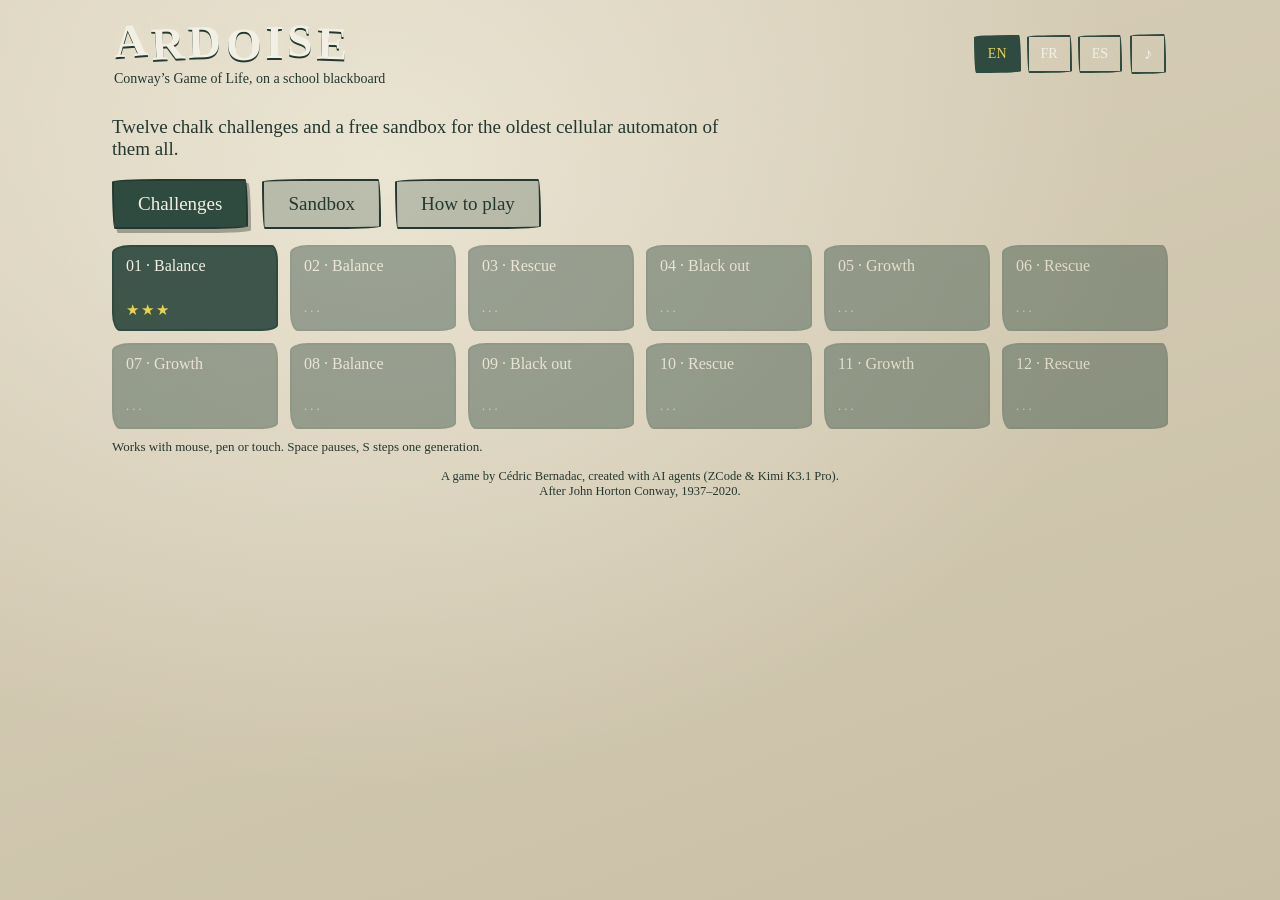
<file: index.html>
<!DOCTYPE html>
<html lang="en">
<head>
  <meta charset="utf-8">
  <meta name="viewport" content="width=device-width, initial-scale=1, viewport-fit=cover">
  <title>Ardoise</title>
  <meta name="description" content="Ardoise — Conway's Game of Life on a school blackboard: twelve chalk challenges and a free pattern sandbox, in English, French and Spanish.">
  <style>
/* ARDOISE — tableau d'école : ardoise verte, craie blanche/jaune, bois.
   Palette centralisée (audit artDirection). */
:root {
  --ardoise: #2f4a3f;        /* fond tableau */
  --ardoise-clair: #3a5a4c;  /* reliefs */
  --ardoise-fonce: #24382f;  /* creux */
  --craie: #f2f0e4;          /* craie blanche */
  --craie-jaune: #e8d44d;    /* craie jaune (accent unique) */
  --craie-doux: rgba(242, 240, 228, 0.72);
  --traie: rgba(242, 240, 228, 0.16);
  --mur: #d9d0ba;            /* mur de classe */
  --mur-fonce: #c9bfa6;
  --bois: #8a6b4a;           /* cadre + bac à craie */
  --bois-fonce: #6d5338;
  --ombre: rgba(30, 40, 34, 0.35);
  --main: "Segoe Print", "Bradley Hand", "Comic Sans MS", cursive;
  --mono: ui-monospace, "Cascadia Mono", Consolas, monospace;
}

* { box-sizing: border-box; }
html, body { margin: 0; padding: 0; }
body {
  font-family: var(--main);
  color: var(--craie);
  background:
    radial-gradient(ellipse at 30% 20%, rgba(255, 252, 240, 0.5), rgba(255, 252, 240, 0) 60%),
    linear-gradient(160deg, var(--mur) 0%, var(--mur-fonce) 100%);
  min-height: 100vh;
  -webkit-user-select: none; user-select: none;
  touch-action: manipulation;
}

#app { max-width: 1080px; margin: 0 auto; padding: 10px 12px 18px; }

/* ---------- entête ---------- */
header#top {
  display: flex; align-items: baseline; justify-content: space-between;
  gap: 10px; flex-wrap: wrap; padding: 6px 2px 10px;
}
.brand h1 {
  margin: 0; font-size: clamp(30px, 6vw, 46px); letter-spacing: 4px;
  color: var(--craie);
  text-shadow: 0 2px 0 var(--ardoise-fonce), 0 0 14px rgba(242, 240, 228, 0.25);
}
.brand h1 .lt { display: inline-block; }
.brand p { margin: 2px 0 0; color: var(--ardoise-fonce); font-size: 14px; }
.topctl { display: flex; gap: 8px; align-items: center; }

/* ---------- boutons craie ---------- */
button {
  font-family: var(--main); font-size: 16px; color: var(--craie);
  background: rgba(47, 74, 63, 0.25);
  border: 2.5px solid var(--ardoise);
  border-radius: 255px 15px 225px 15px / 15px 225px 15px 255px;
  padding: 8px 16px; cursor: pointer; min-height: 44px;
  transition: transform 0.08s ease, background 0.15s ease, color 0.15s ease;
}
button:hover { background: rgba(47, 74, 63, 0.45); }
button:active { transform: translateY(2px) scale(0.98); }
button.primary {
  background: var(--ardoise); color: var(--craie);
  box-shadow: 3px 4px 0 var(--ombre);
  font-size: 19px; padding: 12px 26px;
}
button.big { font-size: 19px; padding: 12px 24px; }
button.ghost { border-color: var(--ardoise); background: transparent; min-height: 40px; padding: 6px 12px; }
button.small { font-size: 14px; min-height: 38px; padding: 6px 12px; }
button:disabled { opacity: 0.4; cursor: default; }
button.on { background: var(--ardoise); color: var(--craie-jaune); }
button:focus-visible { outline: 3px dashed var(--ardoise); outline-offset: 2px; }

/* langues */
.langs { display: flex; gap: 6px; }

/* ---------- écrans ---------- */
.screen.hidden, .hidden { display: none !important; }
.subtitle { color: var(--ardoise-fonce); font-size: clamp(15px, 2.6vw, 19px); max-width: 640px; }
#home .homebtns { display: flex; gap: 14px; flex-wrap: wrap; margin: 18px 0 8px; }
#home .homebtns button { color: var(--ardoise-fonce); border-color: var(--ardoise-fonce); }
#home .homebtns button.primary { color: var(--craie); }
.keys { color: var(--ardoise-fonce); font-size: 13px; margin: 10px 0 0; }

/* grille de niveaux */
.levelgrid { display: grid; grid-template-columns: repeat(auto-fill, minmax(150px, 1fr)); gap: 12px; margin-top: 16px; }
.lvl {
  border: 2.5px solid var(--ardoise); border-radius: 18px 6px 16px 8px / 8px 16px 6px 18px;
  background: rgba(47, 74, 63, 0.92); color: var(--craie);
  padding: 10px 12px; cursor: pointer; text-align: left; min-height: 86px;
  display: flex; flex-direction: column; gap: 4px; justify-content: space-between;
  font-size: 15px;
}
.lvl:hover { background: var(--ardoise); }
.lvl .nm { font-size: 16px; }
.lvl .tp { color: var(--craie-doux); font-size: 12.5px; font-family: var(--mono); }
.lvl .st { color: var(--craie-jaune); letter-spacing: 2px; font-size: 15px; }
.lvl.locked { opacity: 0.45; cursor: default; }
.lvl.locked:hover { background: rgba(47, 74, 63, 0.92); }
.lvl .lk { font-size: 12.5px; color: var(--craie-doux); }

/* ---------- plateau ---------- */
#board-frame {
  background: linear-gradient(180deg, var(--bois) 0%, var(--bois-fonce) 100%);
  border-radius: 14px; padding: 12px;
  box-shadow: 0 14px 34px var(--ombre), inset 0 2px 3px rgba(255, 255, 255, 0.25);
  margin: 8px 0 4px;
}
#board-wrap { position: relative; border-radius: 6px; overflow: hidden; }
#board { display: block; width: 100%; height: auto; touch-action: none; cursor: crosshair; }
#zone-flash { position: absolute; inset: 0; pointer-events: none; }

/* HUD */
.hud { display: flex; gap: 8px; flex-wrap: wrap; align-items: center; justify-content: space-between; margin-top: 10px; }
.hud-mid { display: flex; gap: 10px; flex-wrap: wrap; align-items: center; }
.chip {
  font-family: var(--mono); font-size: 13.5px; color: var(--ardoise-fonce);
  border: 2px solid var(--ardoise-fonce); border-radius: 12px 4px 10px 5px / 5px 10px 4px 12px;
  padding: 4px 10px; background: rgba(255, 252, 240, 0.35);
}
.chip b { color: var(--ardoise-fonce); }
.chip.bell { color: #7a5a10; border-color: #a8871e; background: rgba(232, 212, 77, 0.35); }
.goalbar { margin: 8px 0 0; font-size: 15.5px; color: var(--ardoise-fonce); display: flex; gap: 10px; flex-wrap: wrap; align-items: baseline; }
.goalbar .tp { font-size: 13px; padding: 3px 10px; }
.sparkline { image-rendering: pixelated; vertical-align: middle; }

/* bac à craie (contrôles) */
.tray {
  display: flex; gap: 8px; flex-wrap: wrap; align-items: center;
  background: linear-gradient(180deg, #9a7a55 0%, var(--bois) 100%);
  border-radius: 10px; padding: 9px 12px; margin-top: 10px;
  box-shadow: inset 0 3px 6px rgba(0, 0, 0, 0.28), 0 4px 10px var(--ombre);
}
.tray button { border-color: var(--bois-fonce); color: #2e2318; background: rgba(242, 240, 228, 0.85); }
.tray button:hover { background: var(--craie); }
.tray button.on { background: #2e2318; color: var(--craie); }
.tray .sep { width: 2px; align-self: stretch; background: rgba(46, 35, 24, 0.35); border-radius: 2px; }
.tray .spacer { flex: 1; }
.tray label { font-family: var(--mono); font-size: 12.5px; color: #efe9d8; }

/* boutons Craie / Éponge en forme */
.btn-chalk { position: relative; padding-left: 40px !important; }
.btn-chalk::before {
  content: ""; position: absolute; left: 10px; top: 50%; transform: translateY(-50%) rotate(-4deg);
  width: 20px; height: 9px; border-radius: 3px; background: linear-gradient(180deg, #fdfcf6, #d8d4c4);
  box-shadow: 0 1px 0 rgba(0, 0, 0, 0.25);
}
.btn-sponge { position: relative; padding-left: 40px !important; }
.btn-sponge::before {
  content: ""; position: absolute; left: 10px; top: 50%; transform: translateY(-50%) rotate(3deg);
  width: 20px; height: 12px; border-radius: 4px;
  background:
    radial-gradient(circle at 30% 40%, rgba(120, 90, 30, 0.5) 1px, transparent 2px),
    radial-gradient(circle at 65% 60%, rgba(120, 90, 30, 0.5) 1px, transparent 2px),
    linear-gradient(180deg, #e9d27a, #c9a83f);
  box-shadow: 0 1px 0 rgba(0, 0, 0, 0.25);
}

/* motifs (atelier) */
.patterns { display: flex; gap: 6px; flex-wrap: wrap; margin-top: 10px; }
.pat {
  font-family: var(--mono); font-size: 12.5px; min-height: 36px; padding: 4px 10px;
  border-width: 2px;
}
.pat.on { background: #2e2318; color: var(--craie-jaune); }

/* ---------- superpositions ---------- */
#toast {
  position: fixed; left: 50%; bottom: 26px; transform: translateX(-50%) translateY(20px);
  background: var(--ardoise); color: var(--craie); font-size: 15.5px;
  border: 2px solid var(--craie-doux); border-radius: 14px 6px 12px 7px / 7px 12px 6px 14px;
  padding: 10px 18px; opacity: 0; pointer-events: none; transition: opacity 0.25s, transform 0.25s;
  z-index: 50; max-width: min(90vw, 480px); text-align: center;
}
#toast.show { opacity: 1; transform: translateX(-50%) translateY(0); }

#overlay {
  position: fixed; inset: 0; background: rgba(24, 36, 30, 0.72);
  display: flex; align-items: center; justify-content: center; z-index: 40; padding: 16px;
}
#overlay-card {
  background: linear-gradient(170deg, var(--ardoise-clair) 0%, var(--ardoise) 55%, var(--ardoise-fonce) 100%);
  border: 3px solid var(--craie-doux); border-radius: 22px 8px 18px 10px / 10px 18px 8px 22px;
  box-shadow: 0 20px 60px rgba(0, 0, 0, 0.5);
  color: var(--craie); padding: 22px 26px; max-width: 560px; width: 100%;
  max-height: 88vh; overflow: auto;
}
#overlay-card h2 { margin: 0 0 8px; font-size: 26px; letter-spacing: 1px; }
#overlay-card h2.chalk { color: var(--craie); }
#overlay-card p { line-height: 1.45; font-size: 15.5px; }
#overlay-card .stars { font-size: 42px; letter-spacing: 8px; color: var(--craie-jaune); margin: 8px 0; text-shadow: 0 0 18px rgba(232, 212, 77, 0.45); }
#overlay-card .stars .off { color: rgba(242, 240, 228, 0.22); text-shadow: none; }
#overlay-card .row { display: flex; gap: 10px; flex-wrap: wrap; margin-top: 16px; }
#overlay-card .row button { border-color: var(--craie-doux); background: transparent; color: var(--craie); }
#overlay-card .row button.primary { background: var(--craie); color: var(--ardoise-fonce); box-shadow: none; }
#overlay-card ul { padding-left: 20px; line-height: 1.5; font-size: 15px; }
#overlay-card .mono { font-family: var(--mono); font-size: 13px; color: var(--craie-doux); }
#overlay-card .demo { display: block; margin: 10px auto; border: 2px solid var(--traie); border-radius: 8px; background: var(--ardoise-fonce); }

/* victoire : étoiles animées */
@keyframes popstar { 0% { transform: scale(0.2) rotate(-25deg); opacity: 0; } 70% { transform: scale(1.25) rotate(6deg); } 100% { transform: scale(1) rotate(0); opacity: 1; } }
#overlay-card .stars span { display: inline-block; animation: popstar 0.5s ease both; }
#overlay-card .stars span:nth-child(2) { animation-delay: 0.16s; }
#overlay-card .stars span:nth-child(3) { animation-delay: 0.32s; }

footer { margin-top: 14px; color: var(--ardoise-fonce); font-size: 12.5px; text-align: center; }

/* petits écrans */
@media (max-width: 640px) {
  #app { padding: 8px 8px 14px; }
  .brand h1 { letter-spacing: 2px; }
  .tray { padding: 7px 8px; gap: 6px; }
  .tray button { font-size: 14px; padding: 6px 10px; }
  #overlay-card { padding: 16px; }
  .levelgrid { grid-template-columns: repeat(auto-fill, minmax(128px, 1fr)); }
}

</style>
</head>
<body>
  <div id="app">
    <header id="top">
      <div class="brand">
        <h1 id="title">ARDOISE</h1>
        <p id="tagline"></p>
      </div>
      <div class="topctl">
        <div id="langs" class="langs" role="group" aria-label="Language"></div>
        <button id="btn-sound" class="ghost" aria-label="Sound"></button>
      </div>
    </header>

    <main>
      <!-- Accueil -->
      <section id="home" class="screen">
        <p class="subtitle" data-i18n="subtitle"></p>
        <div class="homebtns">
          <button id="btn-play" class="primary big"></button>
          <button id="btn-sandbox" class="big"></button>
          <button id="btn-howto" class="big"></button>
        </div>
        <div id="levelgrid" class="levelgrid"></div>
        <p class="keys" data-i18n="touchHint"></p>
      </section>

      <!-- Jeu (défi ou atelier) -->
      <section id="game" class="screen hidden">
        <div class="hud">
          <button id="btn-menu" class="small"></button>
          <div class="hud-mid">
            <span id="chip-level" class="chip"></span>
            <span id="chip-type" class="chip"></span>
            <span id="chip-gen" class="chip"></span>
            <span id="chip-bell" class="chip bell"></span>
            <span id="chip-pop" class="chip"></span>
            <span id="chip-budget" class="chip"></span>
            <span id="chip-status" class="chip"></span>
          </div>
          <span style="flex:1"></span>
          <canvas id="spark" class="sparkline" width="140" height="34" aria-hidden="true"></canvas>
        </div>

        <div id="board-frame">
          <div id="board-wrap">
            <canvas id="board" aria-label="Ardoise"></canvas>
          </div>
        </div>

        <div class="goalbar">
          <span class="chip tp" id="goal-label"></span>
          <span id="goal-text"></span>
        </div>
        <div class="goalbar" id="goal-stars" style="font-size:13px"></div>

        <div id="tray-challenge" class="tray">
          <button id="btn-draw" class="btn-chalk small"></button>
          <button id="btn-erase" class="btn-sponge small"></button>
          <span class="sep"></span>
          <button id="btn-run" class="small"></button>
          <button id="btn-step" class="small"></button>
          <button id="btn-restart" class="small"></button>
          <span class="spacer"></span>
          <button id="btn-hint" class="small"></button>
        </div>

        <div id="tray-sandbox" class="tray hidden">
          <button id="sb-draw" class="btn-chalk small"></button>
          <button id="sb-erase" class="btn-sponge small"></button>
          <button id="sb-pan" class="small"></button>
          <span class="sep"></span>
          <button id="sb-run" class="small"></button>
          <button id="sb-step" class="small"></button>
          <span class="sep"></span>
          <label for="sb-speed"></label>
          <input id="sb-speed" type="range" min="1" max="60" value="12" step="1" style="width:110px">
          <span id="sb-speed-val" class="chip" style="font-size:12px"></span>
          <button id="sb-center" class="small"></button>
          <button id="sb-wrap" class="small"></button>
          <button id="sb-random" class="small"></button>
          <button id="sb-clear" class="small"></button>
        </div>
        <div id="patternbar" class="patterns hidden"></div>
        <p class="keys" id="sb-hint" style="display:none"></p>
      </section>
    </main>

    <footer>
      <span data-i18n="credit"></span><br>
      <span data-i18n="homage"></span>
    </footer>
  </div>

  <div id="toast" role="status"></div>

  <div id="overlay" class="hidden" role="dialog" aria-modal="true">
    <div id="overlay-card"></div>
  </div>

  <script>
// ARDOISE — moteur du Jeu de la vie de Conway.
// Pur (aucun DOM) : utilisé par l'interface et par les tests Node.
/* global window */
(function () {
  'use strict';

  // --- Grille ----------------------------------------------------------------
  // cells : Uint8Array (0/1), next : tampon de calcul, age : génération de
  // survie continue d'une cellule (0 à la naissance). gen : générations écoulées.
  function makeGrid(w, h, seed) {
    const g = {
      w: w, h: h,
      cells: new Uint8Array(w * h),
      next: new Uint8Array(w * h),
      age: new Uint16Array(w * h),
      gen: 0, wrap: false,
      _hashes: [], _hashSet: {}
    };
    if (seed) for (const [x, y] of seed) setCell(g, x, y, 1);
    return g;
  }

  function idx(g, x, y) { return y * g.w + x; }

  function inBounds(g, x, y) { return x >= 0 && y >= 0 && x < g.w && y < g.h; }

  function getCell(g, x, y) { return inBounds(g, x, y) ? g.cells[y * g.w + x] : 0; }

  function setCell(g, x, y, v) {
    if (!inBounds(g, x, y)) return false;
    const i = y * g.w + x;
    if (g.cells[i] === (v ? 1 : 0)) return false;
    g.cells[i] = v ? 1 : 0;
    g.age[i] = 0;
    g._hashes.length = 0; // toute édition invalide les cycles connus
    return true;
  }

  function population(g) {
    let n = 0;
    for (let i = 0; i < g.cells.length; i++) n += g.cells[i];
    return n;
  }

  // Règle B3/S23 : naissance avec 3 voisines, survie avec 2 ou 3.
  // Retourne { births, deaths } pour les effets visuels et les stats.
  function step(g) {
    const w = g.w, h = g.h, cells = g.cells, next = g.next, age = g.age, wrap = g.wrap;
    let births = 0, deaths = 0;
    for (let y = 0; y < h; y++) {
      const yUp = y > 0 ? y - 1 : (wrap ? h - 1 : -1);
      const yDn = y < h - 1 ? y + 1 : (wrap ? 0 : -1);
      const r0 = yUp * w, r1 = y * w, r2 = yDn * w;
      for (let x = 0; x < w; x++) {
        const xL = x > 0 ? x - 1 : (wrap ? w - 1 : -1);
        const xR = x < w - 1 ? x + 1 : (wrap ? 0 : -1);
        let n = 0;
        if (yUp >= 0) {
          if (xL >= 0) n += cells[r0 + xL];
          n += cells[r0 + x];
          if (xR >= 0) n += cells[r0 + xR];
        }
        if (xL >= 0) n += cells[r1 + xL];
        if (xR >= 0) n += cells[r1 + xR];
        if (yDn >= 0) {
          if (xL >= 0) n += cells[r2 + xL];
          n += cells[r2 + x];
          if (xR >= 0) n += cells[r2 + xR];
        }
        const i = r1 + x, alive = cells[i];
        const live = alive ? (n === 2 || n === 3) : (n === 3);
        next[i] = live ? 1 : 0;
        if (live) { if (!alive) births++; } else { if (alive) deaths++; }
      }
    }
    // âges : naissances à 0, survivantes +1
    for (let i = 0; i < next.length; i++) {
      if (next[i]) { age[i] = cells[i] ? Math.min(age[i] + 1, 65535) : 0; }
    }
    g.cells.set(next);
    g.gen++;
    return { births: births, deaths: deaths };
  }

  // Copie indépendante (rejouer un défi).
  function cloneGrid(g) {
    const c = makeGrid(g.w, g.h);
    c.cells.set(g.cells); c.age.set(g.age); c.gen = g.gen; c.wrap = g.wrap;
    return c;
  }

  // --- Détection de cycles (still lifes / oscillateurs) ----------------------
  function fnv(bytes) {
    let h = 0x811c9dc5;
    for (let i = 0; i < bytes.length; i++) {
      h ^= bytes[i]; h = (h * 0x01000193) >>> 0;
    }
    return h >>> 0;
  }

  // Enregistre l'état courant ; retourne la période détectée (1 = figure fixe,
  // p >= 2 = oscillateur de période p) ou 0 si aucun cycle.
  function detectCycle(g) {
    const h = fnv(g.cells);
    const key = h;
    const hs = g._hashes;
    // une naissance modifie cells : ne hash que si la population est stable ?
    // non : hash complet ; une grille qui revient identique est un vrai cycle.
    for (let i = hs.length - 1; i >= 0; i--) {
      if (hs[i].h === key) return { period: hs.length - i, atGen: g.gen };
    }
    hs.push({ h: key });
    if (hs.length > 96) hs.shift();
    return null;
  }

  // --- Bibliothèque de motifs ------------------------------------------------
  // Chaque motif : liste de [x, y] (coin haut-gauche à 0,0) + encombrement.
  const PATTERNS = {
    block: { cells: [[0, 0], [1, 0], [0, 1], [1, 1]], w: 2, h: 2, kind: 'still' },
    beehive: { cells: [[1, 0], [2, 0], [0, 1], [3, 1], [1, 2], [2, 2]], w: 4, h: 3, kind: 'still' },
    loaf: { cells: [[1, 0], [2, 0], [0, 1], [3, 1], [1, 2], [3, 2], [2, 3]], w: 4, h: 4, kind: 'still' },
    blinker: { cells: [[0, 0], [1, 0], [2, 0]], w: 3, h: 3, kind: 'osc' },
    toad: { cells: [[1, 0], [2, 0], [3, 0], [0, 1], [1, 1], [2, 1]], w: 4, h: 2, kind: 'osc' },
    beacon: { cells: [[0, 0], [1, 0], [0, 1], [3, 1], [2, 2], [3, 2]], w: 4, h: 3, kind: 'osc' },
    glider: { cells: [[1, 0], [2, 1], [0, 2], [1, 2], [2, 2]], w: 3, h: 3, kind: 'ship' },
    lwss: { cells: [[1, 0], [4, 0], [0, 1], [0, 2], [4, 2], [0, 3], [1, 3], [2, 3], [3, 3]], w: 5, h: 4, kind: 'ship' },
    pulsar: {
      cells: [[2, 0], [3, 0], [4, 0], [8, 0], [9, 0], [10, 0],
              [0, 2], [5, 2], [7, 2], [12, 2], [0, 3], [5, 3], [7, 3], [12, 3],
              [0, 4], [5, 4], [7, 4], [12, 4],
              [2, 5], [3, 5], [4, 5], [8, 5], [9, 5], [10, 5],
              [2, 7], [3, 7], [4, 7], [8, 7], [9, 7], [10, 7],
              [0, 8], [5, 8], [7, 8], [12, 8], [0, 9], [5, 9], [7, 9], [12, 9],
              [0, 10], [5, 10], [7, 10], [12, 10],
              [2, 12], [3, 12], [4, 12], [8, 12], [9, 12], [10, 12]],
      w: 13, h: 13, kind: 'osc'
    },
    pentadecathlon: {
      cells: [[1, 0], [1, 1], [1, 2], [1, 3], [0, 4], [2, 4], [1, 5], [1, 6], [1, 7], [1, 8], [1, 9], [1, 10], [1, 11]],
      w: 3, h: 12, kind: 'osc'
    },
    rpentomino: { cells: [[1, 0], [2, 0], [0, 1], [1, 1], [1, 2]], w: 3, h: 3, kind: 'chaos' },
    acorn: { cells: [[1, 0], [3, 1], [0, 2], [1, 2], [4, 2], [5, 2], [6, 2]], w: 7, h: 3, kind: 'chaos' },
    diehard: { cells: [[6, 0], [0, 1], [1, 1], [1, 2], [5, 2], [6, 2], [7, 2]], w: 8, h: 3, kind: 'chaos' },
    gosper: {
      cells: [[0, 4], [0, 5], [1, 4], [1, 5],
              [10, 4], [10, 5], [10, 6], [11, 3], [11, 7], [12, 2], [12, 8],
              [13, 2], [13, 8],
              [14, 5], [15, 3], [15, 7], [16, 4], [16, 5], [16, 6], [17, 5],
              [20, 2], [20, 3], [20, 4], [21, 2], [21, 3], [21, 4], [22, 1], [22, 5],
              [24, 0], [24, 1], [24, 5], [24, 6],
              [34, 2], [34, 3], [35, 2], [35, 3]],
      w: 36, h: 9, kind: 'gun'
    }
  };

  // Translation d'un motif (coordonnées quelconques).
  function placePattern(g, name, ox, oy) {
    const p = PATTERNS[name];
    if (!p) return 0;
    let n = 0;
    for (const [px, py] of p.cells) { if (setCell(g, ox + px, oy + py, 1)) n++; }
    return n;
  }

  // Rotation 90° horaire d'une liste de cellules autour de son coin.
  function rotateCells(cells) {
    let maxX = 0, maxY = 0;
    for (const [x, y] of cells) { if (x > maxX) maxX = x; if (y > maxY) maxY = y; }
    return cells.map(([x, y]) => [maxY - y, x]);
  }

  // Populations d'un semis : renvoie pop(t) pour t = 0..steps (utile aux tests).
  function simulate(seed, w, h, steps, wrap) {
    const g = makeGrid(w, h, seed);
    g.wrap = !!wrap;
    const pops = [population(g)];
    for (let t = 0; t < steps; t++) { step(g); pops.push(population(g)); }
    return pops;
  }

  const API = {
    makeGrid: makeGrid, setCell: setCell, getCell: getCell, inBounds: inBounds,
    population: population, step: step, cloneGrid: cloneGrid,
    detectCycle: detectCycle, PATTERNS: PATTERNS, placePattern: placePattern,
    rotateCells: rotateCells, simulate: simulate
  };

  if (typeof window !== 'undefined') window.Life = API;
  if (typeof module !== 'undefined' && module.exports) module.exports = API;
})();

</script>
  <script>
// ARDOISE — défis. Généré par ardoise-dev/tools/design.mjs (solutions et pars
// calculés par recherche réelle : beam search rescue/extinct/target, recherche
// aléatoire growth). Ne pas éditer à la main : relancer design.mjs.
/* global window */
(function () {
  "use strict";
  const LEVELS = [
 {
  "id": 1,
  "key": "block",
  "type": "target",
  "w": 18,
  "h": 12,
  "seed": [
   [
    8,
    5
   ],
   [
    9,
    5
   ]
  ],
  "K": 3,
  "bell": 8,
  "need": 4,
  "par": {
   "t3": 1,
   "t2": 2
  },
  "ref": [
   [
    8,
    4
   ]
  ]
 },
 {
  "id": 2,
  "key": "heart",
  "type": "target",
  "w": 20,
  "h": 14,
  "seed": [
   [
    5,
    7
   ],
   [
    6,
    7
   ],
   [
    7,
    7
   ]
  ],
  "K": 4,
  "bell": 12,
  "need": 6,
  "par": {
   "t3": 1,
   "t2": 3
  },
  "ref": [
   [
    4,
    5
   ]
  ]
 },
 {
  "id": 3,
  "key": "boat",
  "type": "rescue",
  "w": 22,
  "h": 15,
  "seed": [
   [
    9,
    6
   ],
   [
    10,
    6
   ],
   [
    8,
    7
   ],
   [
    11,
    7
   ],
   [
    9,
    8
   ]
  ],
  "K": 3,
  "bell": 20,
  "need": 6,
  "par": {
   "t3": 1,
   "t2": 2
  },
  "ref": [
   [
    9,
    7
   ]
  ]
 },
 {
  "id": 4,
  "key": "quarters",
  "type": "extinct",
  "w": 24,
  "h": 14,
  "seed": [
   [
    4,
    3
   ],
   [
    5,
    3
   ],
   [
    4,
    4
   ],
   [
    5,
    4
   ],
   [
    11,
    3
   ],
   [
    12,
    3
   ],
   [
    13,
    3
   ],
   [
    17,
    9
   ],
   [
    18,
    9
   ],
   [
    16,
    10
   ],
   [
    19,
    10
   ],
   [
    17,
    11
   ],
   [
    18,
    11
   ]
  ],
  "K": 5,
  "bell": 15,
  "par": {
   "t3": 4,
   "t2": 5
  },
  "ref": [
   [
    17,
    9
   ],
   [
    4,
    3
   ],
   [
    5,
    3
   ],
   [
    11,
    3
   ]
  ]
 },
 {
  "id": 5,
  "key": "acorn",
  "type": "growth",
  "w": 40,
  "h": 26,
  "zone": {
   "x": 8,
   "y": 6,
   "w": 24,
   "h": 14
  },
  "budget": 7,
  "bell": 150,
  "stars": {
   "s3": 156,
   "s2": 125,
   "s1": 94
  },
  "ref": [
   [
    15,
    10
   ],
   [
    16,
    10
   ],
   [
    14,
    11
   ],
   [
    15,
    11
   ],
   [
    15,
    12
   ],
   [
    14,
    15
   ],
   [
    17,
    15
   ]
  ],
  "refPop": 156
 },
 {
  "id": 6,
  "key": "diehard",
  "type": "rescue",
  "w": 28,
  "h": 18,
  "seed": [
   [
    15,
    7
   ],
   [
    9,
    8
   ],
   [
    10,
    8
   ],
   [
    10,
    9
   ],
   [
    14,
    9
   ],
   [
    15,
    9
   ],
   [
    16,
    9
   ]
  ],
  "K": 3,
  "bell": 45,
  "need": 45,
  "par": {
   "t3": 2,
   "t2": 3
  },
  "ref": [
   [
    11,
    9
   ],
   [
    10,
    11
   ]
  ]
 },
 {
  "id": 7,
  "key": "street",
  "type": "growth",
  "w": 32,
  "h": 20,
  "zone": {
   "x": 2,
   "y": 8,
   "w": 28,
   "h": 4
  },
  "budget": 8,
  "bell": 120,
  "stars": {
   "s3": 110,
   "s2": 88,
   "s1": 66
  },
  "ref": [
   [
    11,
    9
   ],
   [
    12,
    9
   ],
   [
    10,
    10
   ],
   [
    11,
    10
   ],
   [
    11,
    11
   ],
   [
    12,
    8
   ],
   [
    13,
    8
   ],
   [
    13,
    10
   ]
  ],
  "refPop": 110
 },
 {
  "id": 8,
  "key": "hourglass",
  "type": "target",
  "w": 26,
  "h": 16,
  "seed": [
   [
    8,
    7
   ],
   [
    9,
    7
   ],
   [
    10,
    7
   ],
   [
    7,
    8
   ],
   [
    8,
    8
   ],
   [
    9,
    8
   ],
   [
    16,
    4
   ],
   [
    17,
    4
   ],
   [
    16,
    5
   ],
   [
    17,
    5
   ]
  ],
  "K": 4,
  "bell": 15,
  "need": 11,
  "par": {
   "t3": 1,
   "t2": 3
  },
  "ref": [
   [
    15,
    3
   ]
  ]
 },
 {
  "id": 9,
  "key": "pulsar",
  "type": "extinct",
  "w": 30,
  "h": 20,
  "seed": [
   [
    10,
    3
   ],
   [
    11,
    3
   ],
   [
    12,
    3
   ],
   [
    16,
    3
   ],
   [
    17,
    3
   ],
   [
    18,
    3
   ],
   [
    8,
    5
   ],
   [
    13,
    5
   ],
   [
    15,
    5
   ],
   [
    20,
    5
   ],
   [
    8,
    6
   ],
   [
    13,
    6
   ],
   [
    15,
    6
   ],
   [
    20,
    6
   ],
   [
    8,
    7
   ],
   [
    13,
    7
   ],
   [
    15,
    7
   ],
   [
    20,
    7
   ],
   [
    10,
    8
   ],
   [
    11,
    8
   ],
   [
    12,
    8
   ],
   [
    16,
    8
   ],
   [
    17,
    8
   ],
   [
    18,
    8
   ],
   [
    10,
    10
   ],
   [
    11,
    10
   ],
   [
    12,
    10
   ],
   [
    16,
    10
   ],
   [
    17,
    10
   ],
   [
    18,
    10
   ],
   [
    8,
    11
   ],
   [
    13,
    11
   ],
   [
    15,
    11
   ],
   [
    20,
    11
   ],
   [
    8,
    12
   ],
   [
    13,
    12
   ],
   [
    15,
    12
   ],
   [
    20,
    12
   ],
   [
    8,
    13
   ],
   [
    13,
    13
   ],
   [
    15,
    13
   ],
   [
    20,
    13
   ],
   [
    10,
    15
   ],
   [
    11,
    15
   ],
   [
    12,
    15
   ],
   [
    16,
    15
   ],
   [
    17,
    15
   ],
   [
    18,
    15
   ]
  ],
  "K": 6,
  "bell": 30,
  "par": {
   "t3": 2,
   "t2": 4
  },
  "ref": [
   [
    8,
    5
   ],
   [
    18,
    15
   ]
  ]
 },
 {
  "id": 10,
  "key": "spark",
  "type": "rescue",
  "w": 34,
  "h": 22,
  "seed": [
   [
    16,
    10
   ],
   [
    17,
    10
   ],
   [
    15,
    11
   ],
   [
    16,
    11
   ]
  ],
  "K": 2,
  "bell": 30,
  "need": 20,
  "par": {
   "t3": 1,
   "t2": 2
  },
  "ref": [
   [
    16,
    9
   ]
  ]
 },
 {
  "id": 11,
  "key": "cross",
  "type": "growth",
  "w": 48,
  "h": 32,
  "zone": {
   "x": 6,
   "y": 7,
   "w": 36,
   "h": 18
  },
  "budget": 12,
  "bell": 220,
  "stars": {
   "s3": 221,
   "s2": 177,
   "s1": 133
  },
  "ref": [
   [
    14,
    16
   ],
   [
    8,
    17
   ],
   [
    9,
    17
   ],
   [
    9,
    18
   ],
   [
    13,
    18
   ],
   [
    14,
    18
   ],
   [
    15,
    18
   ],
   [
    18,
    16
   ],
   [
    10,
    19
   ],
   [
    15,
    19
   ],
   [
    17,
    21
   ],
   [
    18,
    14
   ]
  ],
  "refPop": 221
 },
 {
  "id": 12,
  "key": "gun",
  "type": "rescue",
  "w": 56,
  "h": 34,
  "seed": [
   [
    5,
    12
   ],
   [
    5,
    13
   ],
   [
    6,
    12
   ],
   [
    6,
    13
   ],
   [
    15,
    12
   ],
   [
    15,
    13
   ],
   [
    15,
    14
   ],
   [
    16,
    11
   ],
   [
    16,
    15
   ],
   [
    17,
    10
   ],
   [
    17,
    16
   ],
   [
    18,
    10
   ],
   [
    18,
    16
   ],
   [
    19,
    13
   ],
   [
    20,
    11
   ],
   [
    20,
    15
   ],
   [
    21,
    12
   ],
   [
    21,
    13
   ],
   [
    21,
    14
   ],
   [
    22,
    13
   ],
   [
    25,
    10
   ],
   [
    25,
    11
   ],
   [
    25,
    12
   ],
   [
    26,
    10
   ],
   [
    26,
    11
   ],
   [
    26,
    12
   ],
   [
    29,
    13
   ],
   [
    29,
    14
   ],
   [
    39,
    10
   ],
   [
    39,
    11
   ],
   [
    40,
    10
   ],
   [
    40,
    11
   ]
  ],
  "K": 4,
  "bell": 120,
  "need": 46,
  "par": {
   "t3": 1,
   "t2": 3
  },
  "ref": [
   [
    25,
    13
   ]
  ]
 }
];
  const API = { LEVELS: LEVELS };
  if (typeof window !== "undefined") window.Levels = API;
  if (typeof module !== "undefined" && module.exports) module.exports = API;
})();

</script>
  <script>
// ARDOISE — interface trilingue : anglais (défaut), français, espagnol.
// Les clés sont identiques par langue ; {x} = paramètre injecté.
/* global window */
(function () {
  'use strict';

  const STR = {
    en: {
      langName: 'English',
      tagline: 'Conway’s Game of Life, on a school blackboard',
      subtitle: 'Twelve chalk challenges and a free sandbox for the oldest cellular automaton of them all.',
      credit: 'A game by Cédric Bernadac, created with AI agents (ZCode & Kimi K3.1 Pro).',
      homage: 'After John Horton Conway, 1937–2020.',
      play: 'Challenges',
      sandbox: 'Sandbox',
      howto: 'How to play',
      touchHint: 'Works with mouse, pen or touch. Space pauses, S steps one generation.',
      langNext: 'FR',
      // Règles (HTML)
      rulesHtml: '<p><b>The rule is one line long.</b> A dead cell with exactly 3 living neighbours is <i>born</i>. A living cell with 2 or 3 neighbours <i>survives</i>. Everything else dies. That’s all — everything else is consequence.</p>' +
        '<p><b>Challenges.</b> Each challenge gives you a colony and a chalk budget. Set the board while life is paused (each tap flips one cell and costs one chalk stroke), then let life run to the bell:</p>' +
        '<ul>' +
        '<li><b>Balance</b> — reach exactly {n} living cells when the bell rings at generation {g}.</li>' +
        '<li><b>Rescue</b> — the colony is doomed: add up to {k} cells so that at least {n} cells are alive at generation {g}.</li>' +
        '<li><b>Black out</b> — erase up to {k} cells so the board is completely empty before generation {g}.</li>' +
        '<li><b>Growth</b> — place exactly {b} cells inside the chalk zone, then run: the biggest population at generation {g} wins the stars.</li>' +
        '</ul>' +
        '<p><b>Sandbox.</b> A big board, a speed dial, wrap-around, and a library of famous patterns: gliders, spaceships, the pulsar, even Gosper’s glider gun. Young chalk is white, old chalk turns yellow, and dead cells leave a faint smudge before fading.</p>' +
        '<p>★★★ rewards the tightest solutions. The bell always rings — be ready.</p>',
      // HUD défi
      level: 'Challenge {n}/{total}',
      budget: 'Chalk {left}',
      gen: 'Gen {n}',
      bellIn: 'Bell in {n}',
      bellNow: 'Bell!',
      pop: '{n} cells',
      paused: 'Paused',
      running: 'Running',
      setup: 'Set the board',
      goal: 'Goal',
      stars3: '★★★ {t} strokes',
      stars2: '★★ {t} strokes',
      starsG3: '★★★ {s}+ cells',
      starsG2: '★★ {s}+ cells',
      starsG1: '★ {s}+ cells',
      hintBtn: 'Hint',
      restart: 'Restart',
      menu: 'Menu',
      playBtn: 'Run',
      pauseBtn: 'Pause',
      stepBtn: 'Step',
      draw: 'Chalk',
      erase: 'Sponge',
      runBell: 'Ring the bell',
      // Objectifs par type
      typeTarget: 'Balance',
      typeRescue: 'Rescue',
      typeExtinct: 'Black out',
      typeGrowth: 'Growth',
      goalTarget: 'Exactly {n} living cells at generation {g}.',
      goalRescue: 'At least {n} living cells at generation {g}.',
      goalExtinct: 'An empty board before generation {g}.',
      goalGrowth: 'Place exactly {b} cells in the zone, reach the biggest population at generation {g}.',
      placed: '{n}/{b} placed',
      // Fin de défi
      winTitle: 'Bell rings — well played!',
      failTitle: 'The bell rang…',
      winTarget: 'Exactly {n} cells. Precise as chalk.',
      winRescue: '{n} cells alive at the bell. The colony is saved.',
      winExtinct: 'A clean board at generation {g}.',
      failBody: 'The goal was missed. Chalk it up and try again.',
      usedStrokes: '{n} chalk strokes',
      bestPop: 'Population at the bell: {n}',
      hintUsed: 'Hint used — one star docked',
      next: 'Next challenge',
      again: 'Try again',
      backMenu: 'Back to menu',
      allDone: 'All twelve challenges cleared. The blackboard is yours!',
      // Sandbox
      sbTitle: 'Sandbox',
      sbHint: 'A big board to explore: pick a pattern and tap to stamp it (R rotates), or draw freehand. Zoom with the wheel or a pinch, pan with the hand or two fingers.',
      speed: 'Speed',
      gens: '{n} gen/s',
      clear: 'Wipe',
      random: 'Sprinkle',
      wrap: 'Wrap edges',
      statusActive: 'Active',
      statusStill: 'Still life',
      statusOsc: 'Oscillator, period {n}',
      statusDead: 'Empty board',
      confirmWipe: 'Wipe the whole board?',
      wiped: 'Board wiped',
      // Toasts
      noChalk: 'No chalk left',
      noEditRun: 'Pause life to edit the board',
      growthNeed: 'Place exactly {b} cells before running',
      zoneOnly: 'Cells only inside the chalk zone',
      eraseOnly: 'This challenge is won with the sponge only',
      drawOnly: 'This challenge is won with chalk only',
      pan: 'Hand',
      recenter: 'Recenter',
      usedStroke: '{n} chalk stroke',
      soundOn: 'Sound on',
      soundOff: 'Sound off',
      close: 'Close',
      gotIt: 'Got it',
      // Motifs (atelier)
      pat_still: 'Still lifes',
      pat_osc: 'Oscillators',
      pat_ship: 'Spaceships',
      pat_chaos: 'Chaos',
      pat_gun: 'Guns',
      pat_block: 'Block',
      pat_beehive: 'Beehive',
      pat_loaf: 'Loaf',
      pat_blinker: 'Blinker',
      pat_toad: 'Toad',
      pat_beacon: 'Beacon',
      pat_glider: 'Glider',
      pat_lwss: 'Lightweight ship',
      pat_pulsar: 'Pulsar',
      pat_pentadecathlon: 'Pentadecathlon',
      pat_rpentomino: 'R-pentomino',
      pat_acorn: 'Acorn',
      pat_diehard: 'Diehard',
      pat_gosper: 'Gosper gun'
    },

    fr: {
      langName: 'Français',
      tagline: 'Le Jeu de la vie de Conway, sur un tableau d’école',
      subtitle: 'Douze défis à la craie et un atelier libre pour le doyen des automates cellulaires.',
      credit: 'Un jeu de Cédric Bernadac, créé avec des agents IA (ZCode & Kimi K3.1 Pro).',
      homage: 'En hommage à John Horton Conway, 1937–2020.',
      play: 'Défis',
      sandbox: 'Atelier',
      howto: 'Comment jouer',
      touchHint: 'Jouable à la souris, au stylet ou sur écran tactile. Espace met en pause, S avance d’une génération.',
      langNext: 'ES',
      rulesHtml: '<p><b>La règle tient en une ligne.</b> Une cellule morte comptant exactement 3 voisines vivantes <i>naît</i>. Une cellule vivante comptant 2 ou 3 voisines vivantes <i>survit</i>. Tout le reste meurt. C’est tout — le reste n’est que conséquence.</p>' +
        '<p><b>Les défis.</b> Chaque défi vous donne une colonie et une réserve de craie. Préparez le tableau pendant que la vie est en pause (chaque pression change l’état d’une cellule et coûte un trait de craie), puis laissez la vie évoluer jusqu’à la cloche\u00a0:</p>' +
        '<ul>' +
        '<li><b>Équilibre</b> — atteignez exactement {n} cellules vivantes quand la cloche sonne à la génération {g}.</li>' +
        '<li><b>Sauvetage</b> — la colonie est condamnée\u00a0: ajoutez jusqu’à {k} cellules pour qu’au moins {n} cellules soient vivantes à la génération {g}.</li>' +
        '<li><b>Extinction</b> — effacez jusqu’à {k} cellules pour que le tableau soit entièrement vide avant la génération {g}.</li>' +
        '<li><b>Croissance</b> — placez exactement {b} cellules dans la zone tracée à la craie, puis lancez\u00a0: la population la plus nombreuse à la génération {g} remporte les étoiles.</li>' +
        '</ul>' +
        '<p><b>L’atelier.</b> Un grand tableau, un réglage de vitesse, des bords rejoints et une bibliothèque de motifs célèbres\u00a0: des planeurs, des vaisseaux, le pulsar et même le canon à planeurs de Gosper. Les traits de craie récents sont blancs et jaunissent avec le temps. Les cellules mortes laissent une légère trace qui finit par s’effacer.</p>' +
        '<p>★★★ récompense les solutions les plus économes. La cloche sonne toujours — soyez prêt.</p>',
      level: 'Défi {n}/{total}',
      budget: 'Craie {left}',
      gen: 'Gén. {n}',
      bellIn: 'Cloche dans {n}',
      bellNow: 'Cloche !',
      pop: '{n} cellules',
      paused: 'En pause',
      running: 'En cours',
      setup: 'Préparez le tableau',
      goal: 'Objectif',
      stars3: '★★★ {t} traits',
      stars2: '★★ {t} traits',
      starsG3: '★★★ {s}+ cellules',
      starsG2: '★★ {s}+ cellules',
      starsG1: '★ {s}+ cellules',
      hintBtn: 'Indice',
      restart: 'Recommencer',
      menu: 'Menu',
      playBtn: 'Lancer',
      pauseBtn: 'Pause',
      stepBtn: 'Pas à pas',
      draw: 'Craie',
      erase: 'Éponge',
      runBell: 'Sonner la cloche',
      typeTarget: 'Équilibre',
      typeRescue: 'Sauvetage',
      typeExtinct: 'Extinction',
      typeGrowth: 'Croissance',
      goalTarget: 'Exactement {n} cellules vivantes à la génération {g}.',
      goalRescue: 'Au moins {n} cellules vivantes à la génération {g}.',
      goalExtinct: 'Un tableau vide avant la génération {g}.',
      goalGrowth: 'Placez exactement {b} cellules dans la zone et obtenez la plus grande population possible à la génération {g}.',
      placed: '{n}/{b} posées',
      winTitle: 'La cloche sonne — bien joué !',
      failTitle: 'La cloche a sonné…',
      winTarget: 'Exactement {n} cellules. Précis comme la craie.',
      winRescue: 'Quand la cloche sonne, {n} cellules sont encore en vie. La colonie est sauvée.',
      winExtinct: 'Tableau entièrement vide à la génération {g}.',
      failBody: 'Objectif manqué. Effacez et réessayez.',
      usedStrokes: '{n} traits de craie',
      bestPop: 'Population au moment de la cloche : {n}',
      hintUsed: 'Indice utilisé — une étoile en moins',
      next: 'Défi suivant',
      again: 'Réessayer',
      backMenu: 'Retour au menu',
      allDone: 'Vous avez réussi les douze défis. Le tableau est à vous !',
      sbTitle: 'Atelier',
      sbHint: 'Un grand tableau à explorer : choisissez un motif et touchez pour le placer (R le fait pivoter), ou dessinez à main levée. Zoom à la molette ou au pincement, déplacement avec la main ou deux doigts.',
      speed: 'Vitesse',
      gens: '{n} gén./s',
      clear: 'Effacer',
      random: 'Saupoudrer',
      wrap: 'Bords rejoints',
      statusActive: 'Actif',
      statusStill: 'Figure fixe',
      statusOsc: 'Oscillateur, période {n}',
      statusDead: 'Tableau vide',
      confirmWipe: 'Effacer tout le tableau ?',
      wiped: 'Tableau effacé',
      noChalk: 'Plus de craie',
      noEditRun: 'Mettez la vie en pause pour modifier le tableau',
      growthNeed: 'Posez exactement {b} cellules avant de lancer',
      zoneOnly: 'Cellules uniquement dans la zone tracée à la craie',
      eraseOnly: 'Ce défi se gagne uniquement avec l’éponge',
      drawOnly: 'Ce défi se gagne uniquement avec la craie',
      pan: 'Main',
      recenter: 'Recentrer',
      usedStroke: '{n} trait de craie',
      soundOn: 'Son activé',
      soundOff: 'Son coupé',
      close: 'Fermer',
      gotIt: 'Compris',
      // Motifs (atelier)
      pat_still: 'Figures fixes',
      pat_osc: 'Oscillateurs',
      pat_ship: 'Vaisseaux',
      pat_chaos: 'Chaos',
      pat_gun: 'Canons',
      pat_block: 'Bloc',
      pat_beehive: 'Ruche',
      pat_loaf: 'Miche',
      pat_blinker: 'Clignotant',
      pat_toad: 'Crapaud',
      pat_beacon: 'Balise',
      pat_glider: 'Planeur',
      pat_lwss: 'Vaisseau léger',
      pat_pulsar: 'Pulsar',
      pat_pentadecathlon: 'Pentadécathlon',
      pat_rpentomino: 'R-pentomino',
      pat_acorn: 'Gland',
      pat_diehard: 'Coriace',
      pat_gosper: 'Canon à planeurs de Gosper'
    },

    es: {
      langName: 'Español',
      tagline: 'El juego de la vida de Conway, en una pizarra de colegio',
      subtitle: 'Doce retos con tiza y un taller libre para el autómata celular más antiguo de todos.',
      credit: 'Un juego de Cédric Bernadac, creado con agentes de IA (ZCode & Kimi K3.1 Pro).',
      homage: 'En homenaje a John Horton Conway, 1937–2020.',
      play: 'Retos',
      sandbox: 'Taller',
      howto: 'Cómo jugar',
      touchHint: 'Funciona con ratón, lápiz óptico o pantalla táctil. Espacio pone en pausa y S avanza una generación.',
      langNext: 'EN',
      rulesHtml: '<p><b>La regla cabe en una línea.</b> Una célula muerta con exactamente 3 vecinas vivas <i>nace</i>. Una célula viva con 2 o 3 vecinas vivas <i>sobrevive</i>. Todo lo demás muere. Eso es todo: lo demás es consecuencia.</p>' +
        '<p><b>Los retos.</b> Cada reto te da una colonia y una reserva de tiza. Prepara el tablero mientras la vida está en pausa (cada toque cambia el estado de una casilla y cuesta un trazo de tiza), luego deja que la vida avance hasta la campana:</p>' +
        '<ul>' +
        '<li><b>Equilibrio</b> — alcanza exactamente {n} células vivas cuando la campana suene en la generación {g}.</li>' +
        '<li><b>Rescate</b> — la colonia está condenada: añade hasta {k} células para que al menos {n} células estén vivas en la generación {g}.</li>' +
        '<li><b>Apagón</b> — borra hasta {k} células para que el tablero quede completamente vacío antes de la generación {g}.</li>' +
        '<li><b>Crecimiento</b> — coloca exactamente {b} células dentro de la zona marcada con tiza y pon la vida en marcha: la población más numerosa en la generación {g} gana las estrellas.</li>' +
        '</ul>' +
        '<p><b>El taller.</b> Un tablero grande, un control de velocidad, bordes unidos y una biblioteca de patrones famosos: planeadores, naves, el púlsar e incluso el cañón de planeadores de Gosper. Los trazos de tiza recientes son blancos y amarillean con el tiempo. Las células muertas dejan una leve huella que acaba por desvanecerse.</p>' +
        '<p>★★★ premia las soluciones con menos trazos. La campana siempre suena: prepárate.</p>',
      level: 'Reto {n}/{total}',
      budget: 'Tiza {left}',
      gen: 'Gen. {n}',
      bellIn: 'Campana en {n}',
      bellNow: '¡Campana!',
      pop: '{n} células',
      paused: 'En pausa',
      running: 'En marcha',
      setup: 'Prepara el tablero',
      goal: 'Objetivo',
      stars3: '★★★ {t} trazos',
      stars2: '★★ {t} trazos',
      starsG3: '★★★ {s}+ células',
      starsG2: '★★ {s}+ células',
      starsG1: '★ {s}+ células',
      hintBtn: 'Pista',
      restart: 'Reiniciar',
      menu: 'Menú',
      playBtn: 'Lanzar',
      pauseBtn: 'Pausa',
      stepBtn: 'Paso a paso',
      draw: 'Tiza',
      erase: 'Borrador',
      runBell: 'Tocar la campana',
      typeTarget: 'Equilibrio',
      typeRescue: 'Rescate',
      typeExtinct: 'Apagón',
      typeGrowth: 'Crecimiento',
      goalTarget: 'Exactamente {n} células vivas en la generación {g}.',
      goalRescue: 'Al menos {n} células vivas en la generación {g}.',
      goalExtinct: 'Un tablero vacío antes de la generación {g}.',
      goalGrowth: 'Coloca exactamente {b} células en la zona y alcanza la mayor población posible en la generación {g}.',
      placed: '{n}/{b} colocadas',
      winTitle: 'Suena la campana — ¡bien jugado!',
      failTitle: 'La campana sonó…',
      winTarget: 'Exactamente {n} células. Preciso como la tiza.',
      winRescue: 'Cuando suena la campana, quedan {n} células vivas. La colonia está a salvo.',
      winExtinct: 'Tablero completamente vacío en la generación {g}.',
      failBody: 'No has alcanzado el objetivo. Borra y vuelve a intentarlo.',
      usedStrokes: '{n} trazos de tiza',
      bestPop: 'Población al sonar la campana: {n}',
      hintUsed: 'Pista usada — una estrella menos',
      next: 'Siguiente reto',
      again: 'Reintentar',
      backMenu: 'Volver al menú',
      allDone: 'Has superado los doce retos. ¡La pizarra es tuya!',
      sbTitle: 'Taller',
      sbHint: 'Un tablero grande para explorar: elige un patrón y toca para colocarlo (R lo hace girar) o dibuja a mano alzada. Zoom con la rueda o pellizcando; mueve con la mano o dos dedos.',
      speed: 'Velocidad',
      gens: '{n} gen/s',
      clear: 'Borrar todo',
      random: 'Espolvorear',
      wrap: 'Bordes unidos',
      statusActive: 'Activo',
      statusStill: 'Figura fija',
      statusOsc: 'Oscilador, período {n}',
      statusDead: 'Tablero vacío',
      confirmWipe: '¿Borrar todo el tablero?',
      wiped: 'Tablero borrado',
      noChalk: 'No queda tiza',
      noEditRun: 'Pausa la vida para editar el tablero',
      growthNeed: 'Coloca exactamente {b} células antes de poner la vida en marcha',
      zoneOnly: 'Células solo dentro de la zona marcada con tiza',
      eraseOnly: 'Este reto se gana solo con el borrador',
      drawOnly: 'Este reto se gana solo con la tiza',
      pan: 'Mano',
      recenter: 'Centrar',
      usedStroke: '{n} trazo de tiza',
      soundOn: 'Sonido activado',
      soundOff: 'Sonido apagado',
      close: 'Cerrar',
      gotIt: 'Entendido',
      // Motifs (taller)
      pat_still: 'Figuras fijas',
      pat_osc: 'Osciladores',
      pat_ship: 'Naves',
      pat_chaos: 'Caos',
      pat_gun: 'Cañones',
      pat_block: 'Bloque',
      pat_beehive: 'Colmena',
      pat_loaf: 'Pan',
      pat_blinker: 'Parpadeador',
      pat_toad: 'Sapo',
      pat_beacon: 'Baliza',
      pat_glider: 'Planeador',
      pat_lwss: 'Nave ligera',
      pat_pulsar: 'Púlsar',
      pat_pentadecathlon: 'Pentadecatlón',
      pat_rpentomino: 'R-pentominó',
      pat_acorn: 'Bellota',
      pat_diehard: 'Duro de matar',
      pat_gosper: 'Cañón de planeadores de Gosper'
    }
  };

  const ORDER = ['en', 'fr', 'es'];
  let current = 'en';
  try {
    const saved = sessionStorage.getItem('ardoise-lang');
    if (saved && STR[saved]) current = saved;
  } catch (e) { /* stockage indisponible : défaut */ }

  function setLang(code) {
    if (!STR[code]) return;
    current = code;
    try { sessionStorage.setItem('ardoise-lang', code); } catch (e) { /* idem */ }
    document.documentElement.setAttribute('lang', code);
    document.querySelectorAll('[data-i18n]').forEach(function (el) {
      const k = el.getAttribute('data-i18n');
      const v = STR[code][k];
      if (typeof v === 'string') el.innerHTML = v;
    });
    document.querySelectorAll('[data-i18n-placeholder]').forEach(function (el) {
      const k = el.getAttribute('data-i18n-placeholder');
      const v = STR[code][k];
      if (typeof v === 'string') el.setAttribute('aria-label', v);
    });
  }

  function t(key, params) {
    let s = STR[current][key] !== undefined ? STR[current][key] : STR.en[key];
    if (s === undefined) return key;
    if (params) {
      Object.keys(params).forEach(function (p) {
        s = s.split('{' + p + '}').join(String(params[p]));
      });
    }
    return s;
  }

  const API = {
    STR: STR, ORDER: ORDER,
    get lang() { return current; },
    setLang: setLang, t: t,
    cycle: function () {
      const next = ORDER[(ORDER.indexOf(current) + 1) % ORDER.length];
      setLang(next);
      return next;
    }
  };

  if (typeof window !== 'undefined') window.I18N = API;
  if (typeof module !== 'undefined' && module.exports) module.exports = API;
})();

</script>
  <script>
// ARDOISE — sons doux à la WebAudio : craie, éponge, cloche, victoire.
// Aucun asset externe : tout est synthétisé. Reprise après suspension mobile.
/* global window */
(function () {
  'use strict';

  let ctx = null;
  let master = null;
  let enabled = true;

  function ensure() {
    if (!ctx) {
      const AC = window.AudioContext || window.webkitAudioContext;
      if (!AC) return null;
      ctx = new AC();
      master = ctx.createGain();
      master.gain.value = 0.5;
      master.connect(ctx.destination);
    }
    if (ctx.state === 'suspended') ctx.resume();
    return ctx;
  }

  // Petit bruit filtré : grain de craie (pose) ou coup d'éponge (retrait).
  function noise(dur, freq, q, gain, type) {
    const c = ensure();
    if (!c || !enabled) return;
    const len = Math.max(1, Math.floor(c.sampleRate * dur));
    const buf = c.createBuffer(1, len, c.sampleRate);
    const d = buf.getChannelData(0);
    for (let i = 0; i < len; i++) {
      const env = Math.pow(1 - i / len, 2.2);
      d[i] = (Math.random() * 2 - 1) * env;
    }
    const src = c.createBufferSource();
    src.buffer = buf;
    const f = c.createBiquadFilter();
    f.type = type || 'bandpass';
    f.frequency.value = freq;
    f.Q.value = q;
    const g = c.createGain();
    g.gain.value = gain;
    src.connect(f); f.connect(g); g.connect(master);
    src.start();
  }

  function tone(freq, dur, gain, delay, type) {
    const c = ensure();
    if (!c || !enabled) return;
    const t0 = c.currentTime + (delay || 0);
    const o = c.createOscillator();
    o.type = type || 'sine';
    o.frequency.value = freq;
    const g = c.createGain();
    g.gain.setValueAtTime(0, t0);
    g.gain.linearRampToValueAtTime(gain, t0 + 0.012);
    g.gain.exponentialRampToValueAtTime(0.0001, t0 + dur);
    o.connect(g); g.connect(master);
    o.start(t0); o.stop(t0 + dur + 0.05);
  }

  const API = {
    unlock: function () { ensure(); },
    get enabled() { return enabled; },
    setEnabled: function (v) { enabled = !!v; if (enabled) ensure(); },
    chalk: function () { noise(0.07, 2600, 1.1, 0.5); },
    chalkBatch: function () { noise(0.16, 2200, 0.9, 0.42); },
    sponge: function () { noise(0.12, 700, 0.7, 0.5, 'lowpass'); },
    tick: function () { tone(1250, 0.05, 0.10, 0, 'triangle'); },
    bell: function () {
      tone(1568, 1.2, 0.22, 0);        // sol 6
      tone(2349, 0.9, 0.10, 0.006);    // ré 7 (partiel)
      tone(3136, 0.5, 0.05, 0.012);
    },
    win: function () {
      tone(523, 0.16, 0.16, 0);
      tone(659, 0.16, 0.16, 0.09);
      tone(784, 0.16, 0.16, 0.18);
      tone(1047, 0.42, 0.18, 0.27);
    },
    fail: function () {
      tone(392, 0.2, 0.15, 0, 'triangle');
      tone(311, 0.34, 0.15, 0.12, 'triangle');
    },
    stamp: function () { noise(0.1, 1700, 1.4, 0.5); tone(880, 0.06, 0.08, 0, 'triangle'); }
  };

  if (typeof window !== 'undefined') window.Sfx = API;
  if (typeof module !== 'undefined' && module.exports) module.exports = API;
})();

</script>
  <script>
// ARDOISE — interface : défis, atelier, rendu craie sur canvas, i18n.
/* global Life, Levels, I18N, Sfx */
(function () {
  'use strict';

  // ---------------------------------------------------------------- utilitaires
  const $ = function (id) { return document.getElementById(id); };
  const t = function (k, p) { return I18N.t(k, p); };
  const clamp = function (v, a, b) { return v < a ? a : (v > b ? b : v); };

  const DEBUG = new URLSearchParams(location.search).get('debug') === '1';

  const store = {
    get: function (k, d) {
      try { const v = localStorage.getItem(k); return v ? JSON.parse(v) : d; } catch (e) { return d; }
    },
    set: function (k, v) { try { localStorage.setItem(k, JSON.stringify(v)); } catch (e) { /* privé */ } }
  };

  // ---------------------------------------------------------------- état global
  const S = {
    mode: 'home',            // home | challenge | sandbox
    levelIx: 0,              // index du défi courant
    grid: null,              // grille Life affichée
    baseSeed: null,          // semis initial du défi (cellules)
    phase: 'setup',          // setup | run | done
    running: false,
    speed: 12,               // gén./s (atelier)
    tool: 'draw',            // draw | erase
    stamp: null,             // nom du motif sélectionné (atelier)
    stampRot: 0,
    strokes: 0,              // traits de craie consommés (défi)
    hintUsed: false,
    hintUntil: 0,            // affichage de la solution de référence
    hintCells: null,
    placed: 0,               // cellules posées (croissance)
    popHist: [],             // historique population (sparkline)
    cycleInfo: null,
    lastStepAt: 0,
    bellFlash: 0,
    wipeArmed: 0,
    pinch: null                  // état du pincement en cours (atelier)
  };

  const canvas = $('board');
  const ctx = canvas.getContext('2d');
  const sparkC = $('spark');
  const sparkX = sparkC.getContext('2d');

  // géométrie : taille logique de cellule et décalages
  let cellPx = 16, dpr = 1, cssW = 0, cssH = 0, offX = 0, offY = 0;
  let bg = null;             // canvas hors écran (fond statique)
  let sprites = [];          // sprites craie [bucket][variant]
  const GHOSTS = [];
  const DUST = [];

  // Vue exploratoire (atelier) : zoom + caméra en pixels monde.
  const SB_CELL = 6;         // taille logique d'une cellule sur le grand tableau
  const VIEW = { zoom: 1, camX: 0, camY: 0, minZ: 0.35, maxZ: 8 };
  function viewActive() { return S.mode === 'sandbox' && !!S.grid; }
  function worldW() { return S.grid ? S.grid.w * cellPx : cssW; }
  function worldH() { return S.grid ? S.grid.h * cellPx : cssH; }

  function clampView() {
    const z = VIEW.zoom, w = worldW(), h = worldH();
    const visW = cssW / z, visH = cssH / z;
    const mx = Math.max(60, w * 0.12), my = Math.max(60, h * 0.12);
    VIEW.camX = clamp(VIEW.camX, -mx, Math.max(-mx, w - visW + mx));
    VIEW.camY = clamp(VIEW.camY, -my, Math.max(-my, h - visH + my));
  }

  function zoomAt(sx, sy, factor) {
    const z0 = VIEW.zoom;
    const z1 = clamp(z0 * factor, VIEW.minZ, VIEW.maxZ);
    if (z1 === z0) return;
    const wx = VIEW.camX + sx / z0, wy = VIEW.camY + sy / z0;
    VIEW.zoom = z1;
    VIEW.camX = wx - sx / z1;
    VIEW.camY = wy - sy / z1;
    clampView();
  }

  function centerView() {
    const w = worldW(), h = worldH();
    VIEW.zoom = clamp(Math.min(cssW / w, cssH / h), VIEW.minZ, 1.4);
    VIEW.camX = (w - cssW / VIEW.zoom) / 2;
    VIEW.camY = (h - cssH / VIEW.zoom) / 2;
    clampView();
  }

  // ---------------------------------------------------------------- dimensions
  function boardArea() {
    const frame = $('board-frame');
    const availW = Math.min(frame.parentElement.clientWidth, 1020) - 24 - 24;
    const availH = Math.max(240, window.innerHeight * 0.52);
    return { w: Math.max(240, availW), h: availH };
  }

  function layout() {
    if (!S.grid) return;
    const a = boardArea();
    dpr = Math.min(window.devicePixelRatio || 1, 2);
    if (S.mode === 'sandbox') {
      // grand tableau exploratoire : cellule logique fixe, canvas = zone visible
      cellPx = SB_CELL;
      cssW = a.w;
      cssH = a.h;
      canvas.width = Math.round(cssW * dpr);
      canvas.height = Math.round(cssH * dpr);
      canvas.style.width = cssW + 'px';
      canvas.style.height = cssH + 'px';
      bg = null; // l'atelier dessine sa base en vecteur, pas de fond pré-rendu
      ensureSprites(VIEW.zoom, performance.now(), true);
      buildSandboxLayers();
      clampView();
    } else {
      cellPx = clamp(Math.floor(Math.min(a.w / S.grid.w, a.h / S.grid.h)), 4, 34);
      cssW = cellPx * S.grid.w;
      cssH = cellPx * S.grid.h;
      canvas.width = Math.round(cssW * dpr);
      canvas.height = Math.round(cssH * dpr);
      canvas.style.width = cssW + 'px';
      canvas.style.height = cssH + 'px';
      offX = 0; offY = 0;
      ensureSprites(1, performance.now(), true);
      paintBackground();
    }
  }

  // Reconstruit les sprites si la taille ÉCRAN d'une cellule a changé
  // (palier ≥ 15 %, au plus toutes les 90 ms) : netteté constante au zoom.
  function ensureSprites(z, now, force) {
    const want = Math.max(3, Math.round(cellPx * z * dpr));
    const drift = Math.abs(want - spriteDevPx) > Math.max(1, spriteDevPx * 0.15);
    if (force || (drift && now - lastSpriteBuild > 90)) {
      makeSprites(want);
      spriteDevPx = want;
      lastSpriteBuild = now;
      if (viewActive()) buildSandboxLayers();
    }
  }

  // Couches d'atelier re-échantillonnées au zoom : grain d'ardoise en motif
  // + traces d'éponge déterministes (la grille et le cadre, eux, sont
  // redessinés en vecteur à chaque image — voir drawSandboxBase).
  function buildSandboxLayers() {
    const scale = clamp(VIEW.zoom * dpr, 0.3, 10);
    const tileW = 256;
    const c = document.createElement('canvas');
    c.width = c.height = Math.max(64, Math.min(1024, Math.round(tileW * scale)));
    const x = c.getContext('2d');
    const rnd = mulberry(20261102);
    const n = Math.round(c.width * c.height / 26 / (scale * scale));
    for (let i = 0; i < n; i++) {
      const px = rnd() * c.width, py = rnd() * c.height;
      x.fillStyle = rnd() > 0.5 ? 'rgba(255,255,255,0.024)' : 'rgba(0,0,0,0.05)';
      const s = (1 + rnd() * 1.6) / scale * (c.width / tileW);
      x.fillRect(px, py, s, s * 0.8);
    }
    slatePat = ctx.createPattern(c, 'repeat');
    // traces d'éponge : positions monde fixes, dessin vectoriel à chaque image
    const sm = [];
    const r2 = mulberry(S.grid.w * 131 + S.grid.h * 17 + 5);
    for (let i = 0; i < 9; i++) {
      sm.push({
        x: r2() * worldW(), y: r2() * worldH(),
        w: 40 + r2() * 90, h: 14 + r2() * 26
      });
    }
    smudges = sm;
  }

  // ---------------------------------------------------------------- sprites craie
  const BUCKETS = [
    { c: '#fdfcf5', a: 1.0 },   // 0 gén — craie toute neuve
    { c: '#f6f2e2', a: 0.95 },  // 1
    { c: '#efe8d0', a: 0.92 },  // 2-3
    { c: '#e9dcb2', a: 0.9 },   // 4-7
    { c: '#e8d44d', a: 0.92 }   // 8+ — craie ancienne, jaune
  ];

  function bucketOf(age) {
    if (age <= 0) return 0;
    if (age === 1) return 1;
    if (age <= 3) return 2;
    if (age <= 7) return 3;
    return 4;
  }

  // Les sprites craie sont construits à la résolution ÉCRAN effective
  // (cellule monde × zoom × dpr) : dessinés en repère monde sous la
  // transformation de vue, ils tombent 1:1 dans les pixels du canvas —
  // nets à tous les zooms. La densité du grain suit la résolution.
  let spriteDevPx = 0, lastSpriteBuild = 0, slatePat = null, smudges = [];

  function makeSprites(devPx) {
    sprites = [];
    const scale = devPx / cellPx; // pixels device par pixel monde
    for (let b = 0; b < BUCKETS.length; b++) {
      const row = [];
      for (let v = 0; v < 4; v++) {
        const c = document.createElement('canvas');
        c.width = Math.max(4, Math.round(devPx));
        c.height = c.width;
        const x = c.getContext('2d');
        x.scale(scale, scale);
        const inset = cellPx > 7 ? 1 : 0.5;
        const w = cellPx - inset * 2;
        const r = Math.min(3, w / 4);
        // grain de craie : la forme est pleine puis mordillée par des trous
        x.fillStyle = BUCKETS[b].c;
        x.globalAlpha = BUCKETS[b].a;
        x.beginPath();
        x.moveTo(inset + r, inset);
        x.arcTo(inset + w, inset, inset + w, inset + w, r);
        x.arcTo(inset + w, inset + w, inset, inset + w, r);
        x.arcTo(inset, inset + w, inset, inset, r);
        x.arcTo(inset, inset, inset + w, inset, r);
        x.closePath();
        x.fill();
        // aspérités : trous soustraits, taille ~constante À L'ÉCRAN
        x.globalCompositeOperation = 'destination-out';
        const rnd = mulberry(b * 17 + v * 101 + 7);
        const holes = Math.max(2, Math.round(devPx / 2.2));
        for (let i = 0; i < holes; i++) {
          const hx = inset + rnd() * w, hy = inset + rnd() * w;
          const hr = (0.5 + rnd() * 0.8) / scale;
          x.globalAlpha = 0.28 + rnd() * 0.3;
          x.beginPath(); x.arc(hx, hy, hr, 0, Math.PI * 2); x.fill();
        }
        x.globalCompositeOperation = 'source-over';
        x.globalAlpha = 1;
        row.push(c);
      }
      sprites.push(row);
    }
  }

  function mulberry(seed) {
    let a = seed >>> 0;
    return function () {
      a |= 0; a = (a + 0x6D2B79F5) | 0;
      let tt = Math.imul(a ^ (a >>> 15), 1 | a);
      tt = (tt + Math.imul(tt ^ (tt >>> 7), 61 | tt)) ^ tt;
      return ((tt ^ (tt >>> 14)) >>> 0) / 4294967296;
    };
  }

  // ---------------------------------------------------------------- fond statique
  function paintBackground() {
    const wW = worldW(), wH = worldH();
    bg = document.createElement('canvas');
    bg.width = Math.round(wW * dpr);
    bg.height = Math.round(wH * dpr);
    const x = bg.getContext('2d');
    x.scale(dpr, dpr);
    // ardoise
    x.fillStyle = '#2f4a3f';
    x.fillRect(0, 0, wW, wH);
    // granulation de l'ardoise
    const rnd = mulberry(S.grid.w * 131 + S.grid.h * 17 + (S.mode === 'sandbox' ? 5 : 11));
    for (let i = 0; i < wW * wH / 26; i++) {
      const px = rnd() * wW, py = rnd() * wH;
      x.fillStyle = rnd() > 0.5 ? 'rgba(255,255,255,0.024)' : 'rgba(0,0,0,0.05)';
      x.fillRect(px, py, 1 + rnd() * 1.6, 1 + rnd() * 1.2);
    }
    // traces d'éponge (ellipse pâle)
    for (let i = 0; i < 3; i++) {
      const ex = rnd() * wW, ey = rnd() * wH;
      const ew = 40 + rnd() * 90, eh = 14 + rnd() * 26;
      const grd = x.createRadialGradient(ex, ey, 2, ex, ey, Math.max(ew, eh) / 2);
      grd.addColorStop(0, 'rgba(230,236,228,0.055)');
      grd.addColorStop(1, 'rgba(230,236,228,0)');
      x.fillStyle = grd;
      x.save(); x.translate(ex, ey); x.scale(1, eh / ew); x.translate(-ex, -ey);
      x.beginPath(); x.arc(ex, ey, ew / 2, 0, Math.PI * 2); x.fill(); x.restore();
    }
    // grille tracée main levée
    x.strokeStyle = 'rgba(242,240,228,0.11)';
    x.lineWidth = 1;
    for (let gx = 0; gx <= S.grid.w; gx++) {
      const jx = mulberry(gx * 977 + 3);
      const wob = cellPx > 8 ? 0.9 : 0.4;
      x.beginPath();
      x.moveTo(gx * cellPx + 0.5 + (jx() - 0.5) * wob, 0);
      for (let seg = 1; seg <= 4; seg++) {
        x.lineTo(gx * cellPx + 0.5 + (jx() - 0.5) * wob, wH * seg / 4);
      }
      x.stroke();
    }
    for (let gy = 0; gy <= S.grid.h; gy++) {
      const jy = mulberry(gy * 613 + 9);
      const wob = cellPx > 8 ? 0.9 : 0.4;
      x.beginPath();
      x.moveTo(0, gy * cellPx + 0.5 + (jy() - 0.5) * wob);
      for (let seg = 1; seg <= 4; seg++) {
        x.lineTo(wW * seg / 4, gy * cellPx + 0.5 + (jy() - 0.5) * wob);
      }
      x.stroke();
    }
    // cadre à la craie (double trait)
    x.strokeStyle = 'rgba(242,240,228,0.5)';
    x.lineWidth = 2;
    handRect(x, 2, 2, wW - 4, wH - 4, 31);
    x.strokeStyle = 'rgba(242,240,228,0.2)';
    x.lineWidth = 1;
    handRect(x, 6, 6, wW - 12, wH - 12, 77);
    // zone de croissance (défi growth)
    if (S.mode === 'challenge' && level() && level().type === 'growth') {
      const z = level().zone;
      x.strokeStyle = 'rgba(232,212,77,0.75)';
      x.lineWidth = 2;
      x.setLineDash([cellPx * 0.7, cellPx * 0.45]);
      handRect(x, z.x * cellPx + 2, z.y * cellPx + 2, z.w * cellPx - 4, z.h * cellPx - 4, 41);
      x.setLineDash([]);
    }
  }

  function handRect(x, a, b, w, h, seed) {
    const rnd = mulberry(seed);
    const pts = 5;
    x.beginPath();
    x.moveTo(a + (rnd() - 0.5) * 2, b + (rnd() - 0.5) * 2);
    for (let i = 1; i <= pts; i++) x.lineTo(a + w * i / pts + (rnd() - 0.5) * 2, b + (rnd() - 0.5) * 2);
    for (let i = 1; i <= pts; i++) x.lineTo(a + w + (rnd() - 0.5) * 2, b + h * i / pts + (rnd() - 0.5) * 2);
    for (let i = 1; i <= pts; i++) x.lineTo(a + w - w * i / pts + (rnd() - 0.5) * 2, b + h + (rnd() - 0.5) * 2);
    for (let i = 1; i <= pts; i++) x.lineTo(a + (rnd() - 0.5) * 2, b + h - h * i / pts + (rnd() - 0.5) * 2);
    x.closePath();
    x.stroke();
  }

  // ---------------------------------------------------------------- boucle de rendu
  let lastFrame = 0;
  function frame(now) {
    requestAnimationFrame(frame);
    if (!S.grid) return;
    const dt = Math.min(0.25, (now - lastFrame) / 1000 || 0);
    lastFrame = now;
    if (S.running) {
      S.acc = (S.acc || 0) + dt * (S.mode === 'sandbox' ? S.speed : CH_SPEED);
      while ((S.acc || 0) >= 1) {
        S.acc -= 1;
        doGen();
        if (!S.running) break;
      }
    }
    draw(now, dt);
  }

  // Base d'atelier dessinée en VECTEUR à chaque image : grille et cadre
  // gardent une épaisseur constante à l'écran, quel que soit le zoom.
  function drawSandboxBase(z) {
    const w = S.grid.w, h = S.grid.h, wW = worldW(), wH = worldH();
    // ardoise + grain
    ctx.fillStyle = '#2f4a3f';
    ctx.fillRect(0, 0, wW, wH);
    if (slatePat) { ctx.fillStyle = slatePat; ctx.fillRect(0, 0, wW, wH); }
    // traces d'éponge (dégradés doux, indépendants de la résolution)
    for (const s of smudges) {
      const gr = ctx.createRadialGradient(s.x, s.y, 2, s.x, s.y, Math.max(s.w, s.h) / 2);
      gr.addColorStop(0, 'rgba(230,236,228,0.055)');
      gr.addColorStop(1, 'rgba(230,236,228,0)');
      ctx.save();
      ctx.translate(s.x, s.y);
      ctx.scale(1, s.h / s.w);
      ctx.translate(-s.x, -s.y);
      ctx.fillStyle = gr;
      ctx.beginPath();
      ctx.arc(s.x, s.y, s.w / 2, 0, Math.PI * 2);
      ctx.fill();
      ctx.restore();
    }
    // grille : seules les lignes visibles, épaisseur 1 px écran
    const vx0 = VIEW.camX, vy0 = VIEW.camY;
    const gx0 = Math.max(0, Math.floor(vx0 / cellPx) - 1);
    const gx1 = Math.min(w, Math.ceil((vx0 + cssW / z) / cellPx) + 1);
    const gy0 = Math.max(0, Math.floor(vy0 / cellPx) - 1);
    const gy1 = Math.min(h, Math.ceil((vy0 + cssH / z) / cellPx) + 1);
    ctx.strokeStyle = 'rgba(242,240,228,0.11)';
    ctx.lineWidth = 1 / z;
    const wob = cellPx > 8 ? 0.9 : 0.4;
    for (let gx = gx0; gx <= gx1; gx++) {
      const jx = mulberry(gx * 977 + 3);
      ctx.beginPath();
      ctx.moveTo(gx * cellPx + 0.5 + (jx() - 0.5) * wob, 0);
      for (let seg = 1; seg <= 4; seg++) {
        ctx.lineTo(gx * cellPx + 0.5 + (jx() - 0.5) * wob, wH * seg / 4);
      }
      ctx.stroke();
    }
    for (let gy = gy0; gy <= gy1; gy++) {
      const jy = mulberry(gy * 613 + 9);
      ctx.beginPath();
      ctx.moveTo(0, gy * cellPx + 0.5 + (jy() - 0.5) * wob);
      for (let seg = 1; seg <= 4; seg++) {
        ctx.lineTo(wW * seg / 4, gy * cellPx + 0.5 + (jy() - 0.5) * wob);
      }
      ctx.stroke();
    }
    // cadre à la craie (double trait vectoriel)
    ctx.strokeStyle = 'rgba(242,240,228,0.5)';
    ctx.lineWidth = 2 / z;
    handRect(ctx, 2, 2, wW - 4, wH - 4, 31);
    ctx.strokeStyle = 'rgba(242,240,228,0.2)';
    ctx.lineWidth = 1 / z;
    handRect(ctx, 6, 6, wW - 12, wH - 12, 77);
  }

  function draw(now, dt) {
    const g = S.grid;
    const va = viewActive();
    const z = va ? VIEW.zoom : 1;
    const wW = worldW(), wH = worldH();
    if (va) ensureSprites(z, now, false);
    ctx.setTransform(dpr, 0, 0, dpr, 0, 0);
    ctx.fillStyle = '#24382f';
    ctx.fillRect(0, 0, cssW, cssH);
    if (va) {
      ctx.setTransform(dpr * z, 0, 0, dpr * z, -VIEW.camX * z * dpr, -VIEW.camY * z * dpr);
      drawSandboxBase(z);
    } else {
      ctx.setTransform(dpr, 0, 0, dpr, 0, 0);
      if (bg) ctx.drawImage(bg, 0, 0, wW, wH);
    }
    // chemin rapide : cellules minuscules à l'écran → fillRect, pas de sprites
    const tiny = cellPx * z < 4.2;
    if (tiny) {
      ctx.fillStyle = '#f2f0e4';
      for (let y = 0; y < g.h; y++) {
        const row = y * g.w;
        for (let x = 0; x < g.w; x++) {
          if (g.cells[row + x]) ctx.fillRect(x * cellPx, y * cellPx, cellPx, cellPx);
        }
      }
    } else {
      for (let y = 0; y < g.h; y++) {
        const row = y * g.w;
        for (let x = 0; x < g.w; x++) {
          if (!g.cells[row + x]) continue;
          const b = bucketOf(g.age[row + x]);
          const v = (x * 7 + y * 13 + ((x * y) | 0)) % 4;
          ctx.drawImage(sprites[b][v], x * cellPx, y * cellPx, cellPx, cellPx);
        }
      }
    }
    // fantômes de craie (masqués en vue très éloignée)
    if (!tiny) {
      const nowMs = now;
      for (let i = GHOSTS.length - 1; i >= 0; i--) {
        const gh = GHOSTS[i];
        const age = (nowMs - gh.t0) / 900;
        if (age >= 1) { GHOSTS.splice(i, 1); continue; }
        ctx.strokeStyle = 'rgba(242,240,228,' + (0.3 * (1 - age)).toFixed(3) + ')';
        ctx.lineWidth = 1 / z;
        ctx.strokeRect(gh.x * cellPx + 1.5, gh.y * cellPx + 1.5, cellPx - 3, cellPx - 3);
      }
    }
    // poussière
    for (let i = DUST.length - 1; i >= 0; i--) {
      const p = DUST[i];
      p.life -= dt;
      if (p.life <= 0) { DUST.splice(i, 1); continue; }
      p.x += p.vx * dt; p.y += p.vy * dt; p.vy += 6 * dt;
      ctx.fillStyle = 'rgba(' + p.rgb + ',' + (0.5 * p.life / p.t0life).toFixed(3) + ')';
      ctx.fillRect(p.x, p.y, p.s, p.s);
    }
    // indice : solution de référence
    if (S.hintCells && now < S.hintUntil) {
      ctx.save();
      ctx.strokeStyle = 'rgba(232,212,77,0.95)';
      ctx.setLineDash([4 / z, 3 / z]);
      ctx.lineWidth = 2 / z;
      for (const [hx, hy] of S.hintCells) {
        ctx.strokeRect(hx * cellPx + 1, hy * cellPx + 1, cellPx - 2, cellPx - 2);
      }
      ctx.restore();
    }
    // surbrillance du survol
    if (S.hover && S.mode !== 'home') {
      ctx.strokeStyle = 'rgba(242,240,228,0.55)';
      ctx.lineWidth = 1.5 / z;
      if (S.stamp && S.mode === 'sandbox') {
        const pc = stampCells();
        ctx.fillStyle = 'rgba(242,240,228,0.35)';
        for (const [sx, sy] of pc) {
          if (sx >= 0 && sy >= 0 && sx < g.w && sy < g.h) {
            ctx.fillRect(sx * cellPx + 1, sy * cellPx + 1, cellPx - 2, cellPx - 2);
          }
        }
      } else {
        ctx.strokeRect(S.hover[0] * cellPx + 1, S.hover[1] * cellPx + 1, cellPx - 2, cellPx - 2);
      }
    }
    // éclair de cloche (repère écran)
    if (S.bellFlash > 0) {
      ctx.setTransform(dpr, 0, 0, dpr, 0, 0);
      const a = S.bellFlash;
      ctx.fillStyle = 'rgba(242,240,228,' + (0.35 * a).toFixed(3) + ')';
      ctx.fillRect(0, 0, cssW, cssH);
      S.bellFlash = Math.max(0, a - dt * 1.4);
    }
  }

  // ---------------------------------------------------------------- génération
  const CH_SPEED = 10; // gén./s en défi

  function doGen() {
    const g = S.grid;
    const before = g.cells.slice(); // step() mute cells en place
    const res = Life.step(g);
    S.popHist.push(Life.population(g));
    if (S.popHist.length > 220) S.popHist.shift();
    // effets : échantillonne au plus ~80 événements par gén.
    let ev = 0;
    for (let i = 0; i < g.cells.length && ev < 60; i++) {
      if (g.cells[i] && !before[i]) { spawnDust(i % g.w, (i / g.w) | 0, 'birth'); ev++; }
      else if (!g.cells[i] && before[i]) { pushGhost(i % g.w, (i / g.w) | 0); spawnDust(i % g.w, (i / g.w) | 0, 'death'); ev++; }
    }
    // détection de cycle (atelier)
    if (S.mode === 'sandbox' && g.gen > 4) {
      const cyc = Life.detectCycle(g);
      S.cycleInfo = cyc ? cyc.period : null;
    }
    updateHud();
    drawSpark();
    if (S.mode === 'challenge') challengeTick();
  }

  function pushGhost(x, y) {
    GHOSTS.push({ x: x, y: y, t0: performance.now() });
    if (GHOSTS.length > 900) GHOSTS.splice(0, GHOSTS.length - 900);
  }

  function spawnDust(x, y, kind) {
    if (DUST.length > 420) return;
    const n = kind === 'birth' ? 2 : 3;
    for (let i = 0; i < n; i++) {
      DUST.push({
        x: x * cellPx + cellPx / 2 + (Math.random() - 0.5) * cellPx,
        y: y * cellPx + cellPx / 2 + (Math.random() - 0.5) * cellPx,
        vx: (Math.random() - 0.5) * 14,
        vy: -4 - Math.random() * 12,
        s: 1 + Math.random() * 1.6,
        life: 0.5 + Math.random() * 0.5,
        t0life: 1,
        rgb: kind === 'birth' ? '246,244,232' : '168,178,168'
      });
    }
  }

  function drawSpark() {
    const W = sparkC.width, H = sparkC.height;
    sparkX.clearRect(0, 0, W, H);
    sparkX.fillStyle = 'rgba(47,74,63,0.15)';
    sparkX.fillRect(0, 0, W, H);
    const h = S.popHist;
    if (h.length < 2) return;
    const max = Math.max.apply(null, h.concat([1]));
    sparkX.strokeStyle = 'rgba(47,74,63,0.85)';
    sparkX.lineWidth = 1.5;
    sparkX.beginPath();
    for (let i = 0; i < h.length; i++) {
      const px = W - (h.length - 1 - i) * (W / 219);
      const py = H - 2 - (h[i] / max) * (H - 5);
      if (i === 0) sparkX.moveTo(px, py); else sparkX.lineTo(px, py);
    }
    sparkX.stroke();
  }

  // ---------------------------------------------------------------- défis
  function level() { return Levels.LEVELS[S.levelIx]; }

  function startChallenge(ix) {
    S.mode = 'challenge';
    S.levelIx = clamp(ix, 0, Levels.LEVELS.length - 1);
    const L = level();
    S.grid = Life.makeGrid(L.w, L.h, L.seed);
    S.grid.wrap = false;
    S.baseSeed = L.seed;
    S.phase = 'setup';
    S.running = false;
    S.strokes = 0;
    S.hintUsed = false;
    S.hintCells = null;
    S.placed = Life.population(S.grid);
    S.popHist = [S.placed];
    S.cycleInfo = null;
    S.tool = L.type === 'extinct' ? 'erase' : 'draw';
    S.stamp = null;
    GHOSTS.length = 0; DUST.length = 0;
    showScreen('game');
    $('tray-challenge').classList.remove('hidden');
    $('tray-sandbox').classList.add('hidden');
    $('patternbar').classList.add('hidden');
    $('sb-hint').style.display = 'none';
    layout();
    refreshTexts();
    updateHud();
    drawSpark();
  }

  function restartChallenge() {
    startChallenge(S.levelIx);
    toast(t('setup'));
  }

  function challengeTick() {
    const L = level();
    const pop = Life.population(S.grid);
    // extinction : réussie dès que le tableau est vide
    if (L.type === 'extinct' && pop === 0) { finish(true, pop); return; }
    // la cloche
    if (S.grid.gen >= L.bell) {
      if (L.type === 'target') finish(pop === L.need, pop);
      else if (L.type === 'rescue') finish(pop >= L.need, pop);
      else finish(pop >= L.stars.s1, pop); // growth : les étoiles se règlent après
    }
  }

  function starsFor(L, pop) {
    if (L.type === 'growth') {
      if (pop >= L.stars.s3) return 3;
      if (pop >= L.stars.s2) return 2;
      if (pop >= L.stars.s1) return 1;
      return 0;
    }
    const u = S.strokes;
    if (u <= L.par.t3) return 3;
    if (u <= L.par.t2) return 2;
    return 1;
  }

  function finish(won, pop) {
    S.running = false;
    S.phase = 'done';
    const L = level();
    S.bellFlash = 1;
    Sfx.bell();
    let stars = 0;
    if (won) {
      stars = starsFor(L, pop);
      if (S.hintUsed) stars = Math.max(1, stars - 1);
      const pr = store.get('ardoise-progress', { stars: {} });
      pr.stars = pr.stars || {};
      const prev = pr.stars[L.id] || 0;
      if (stars > prev) pr.stars[L.id] = stars;
      store.set('ardoise-progress', pr);
      Sfx.win();
    } else {
      Sfx.fail();
    }
    setTimeout(function () { showResult(won, stars, pop); }, 650);
    updateHud();
  }

  function showResult(won, stars, pop) {
    const L = level();
    const isLast = S.levelIx === Levels.LEVELS.length - 1;
    let html = '<h2>' + (won ? esc(t('winTitle')) : esc(t('failTitle'))) + '</h2>';
    if (won) {
      html += '<div class="stars">' +
        '<span>' + (stars >= 1 ? '★' : '<span class="off">★</span>') + '</span>' +
        '<span>' + (stars >= 2 ? '★' : '<span class="off">★</span>') + '</span>' +
        '<span>' + (stars >= 3 ? '★' : '<span class="off">★</span>') + '</span></div>';
      if (L.type === 'target') html += '<p>' + esc(t('winTarget', { n: L.need })) + '</p>';
      if (L.type === 'rescue') html += '<p>' + esc(t('winRescue', { n: pop })) + '</p>';
      if (L.type === 'extinct') html += '<p>' + esc(t('winExtinct', { g: S.grid.gen })) + '</p>';
      if (L.type === 'growth') html += '<p>' + esc(t('bestPop', { n: pop })) + '</p>';
      if (L.type !== 'growth') html += '<p class="mono">' + esc(t(S.strokes === 1 ? 'usedStroke' : 'usedStrokes', { n: S.strokes })) + (S.hintUsed ? ' · ' + esc(t('hintUsed')) : '') + '</p>';
      else if (S.hintUsed) html += '<p class="mono">' + esc(t('hintUsed')) + '</p>';
      if (isLast) html += '<p>' + esc(t('allDone')) + '</p>';
    } else {
      html += '<p>' + esc(t('failBody')) + '</p>';
      html += '<p class="mono">' + esc(t('bestPop', { n: pop })) + '</p>';
    }
    html += '<div class="row">';
    html += '<button id="ov-menu">' + esc(t('backMenu')) + '</button>';
    html += '<button id="ov-again">' + esc(t('again')) + '</button>';
    if (won && !isLast) html += '<button id="ov-next" class="primary">' + esc(t('next')) + '</button>';
    html += '</div>';
    openOverlay(html);
    const mn = $('ov-menu'), ag = $('ov-again'), nx = $('ov-next');
    if (mn) mn.onclick = function () { closeOverlay(); goHome(); };
    if (ag) ag.onclick = function () { closeOverlay(); startChallenge(S.levelIx); };
    if (nx) nx.onclick = function () { closeOverlay(); startChallenge(S.levelIx + 1); };
  }

  // ---------------------------------------------------------------- interactions défi
  function tapCell(x, y) {
    if (S.mode === 'home') return;
    const g = S.grid;
    if (!Life.inBounds(g, x, y)) return;
    const L = S.mode === 'challenge' ? level() : null;

    if (S.stamp && S.mode === 'sandbox') { stampAt(x, y); return; }

    if (S.mode === 'challenge') {
      if (S.phase === 'done') return;
      if (S.running) { toast(t('noEditRun')); return; }
      if (L.type === 'growth' && S.phase !== 'setup') { toast(t('noEditRun')); return; }
      const alive = g.cells[y * g.w + x];
      if (L.type === 'rescue' && alive) { toast(t('drawOnly')); return; }
      if (L.type === 'extinct' && !alive) { toast(t('eraseOnly')); return; }
      if (L.type !== 'growth') {
        if (S.strokes >= L.K) { toast(t('noChalk')); return; }
      } else {
        // croissance : pose/retrait libre dans la zone, nombre final = budget
        if (L.zone) {
          const z = L.zone;
          if (x < z.x || y < z.y || x >= z.x + z.w || y >= z.y + z.h) { toast(t('zoneOnly')); return; }
        }
      }
      const changed = Life.setCell(g, x, y, alive ? 0 : 1);
      if (!changed) return;
      if (L.type !== 'growth') S.strokes++;
      S.placed = Life.population(g);
      if (alive) { pushGhost(x, y); Sfx.sponge(); } else { Sfx.chalk(); }
      if (S.phase === 'run') { S.popHist = [Life.population(g)]; }
      updateHud();
      return;
    }

    // atelier : dessin/éponge libre
    const alive = g.cells[y * g.w + x];
    const want = S.tool === 'draw' ? 1 : 0;
    if (Life.setCell(g, x, y, want)) {
      if (want === 0 && alive) { pushGhost(x, y); Sfx.sponge(); }
      else if (want === 1) Sfx.chalk();
      S.popHist = [Life.population(g)];
      S.cycleInfo = null;
      updateHud();
    }
  }

  // ---------------------------------------------------------------- atelier
  function startSandbox() {
    S.mode = 'sandbox';
    const mobile = Math.min(window.innerWidth, window.innerHeight) < 640;
    const cols = mobile ? 208 : 288, rows = mobile ? 136 : 184; // grand tableau
    S.grid = Life.makeGrid(cols, rows, []);
    S.grid.wrap = true;
    S.phase = 'run';
    S.running = false;
    S.tool = 'draw';
    S.stamp = null;
    S.stampRot = 0;
    S.popHist = [0];
    S.cycleInfo = null;
    S.hover = null;
    POINTERS.clear();
    GHOSTS.length = 0; DUST.length = 0;
    showScreen('game');
    $('tray-challenge').classList.add('hidden');
    $('tray-sandbox').classList.remove('hidden');
    $('patternbar').classList.remove('hidden');
    $('sb-hint').style.display = '';
    layout();
    centerView();
    buildPatternBar();
    refreshTexts();
    updateHud();
  }

  function stampCells() {
    const p = Life.PATTERNS[S.stamp];
    if (!p) return [];
    let cells = p.cells.map(function (c) { return [c[0], c[1]]; });
    for (let r = 0; r < S.stampRot; r++) cells = Life.rotateCells(cells);
    return cells.map(function (c) { return [S.hover ? S.hover[0] + c[0] : 0, S.hover ? S.hover[1] + c[1] : 0]; });
  }

  function stampAt(x, y) {
    const p = Life.PATTERNS[S.stamp];
    if (!p) return;
    let cells = p.cells.slice();
    for (let r = 0; r < S.stampRot; r++) cells = Life.rotateCells(cells);
    for (const c of cells) Life.setCell(S.grid, x + c[0], y + c[1], 1);
    S.popHist = [Life.population(S.grid)];
    S.cycleInfo = null;
    Sfx.stamp();
    updateHud();
  }

  const PAT_ORDER = [
    ['still', ['block', 'beehive', 'loaf']],
    ['osc', ['blinker', 'toad', 'beacon', 'pulsar', 'pentadecathlon']],
    ['ship', ['glider', 'lwss']],
    ['chaos', ['rpentomino', 'acorn', 'diehard']],
    ['gun', ['gosper']]
  ];

  function buildPatternBar() {
    const bar = $('patternbar');
    bar.innerHTML = '';
    for (const [group, names] of PAT_ORDER) {
      const lab = document.createElement('span');
      lab.className = 'chip tp';
      lab.style.fontSize = '11px';
      lab.style.alignSelf = 'center';
      lab.textContent = t('pat_' + group);
      bar.appendChild(lab);
      for (const nm of names) {
        const b = document.createElement('button');
        b.className = 'pat' + (S.stamp === nm ? ' on' : '');
        b.dataset.pat = nm;
        b.textContent = t('pat_' + nm);
        b.onclick = function () {
          S.stamp = S.stamp === nm ? null : nm;
          S.tool = 'draw';
          buildPatternBar();
          updateHud();
        };
        bar.appendChild(b);
      }
    }
  }

  // ---------------------------------------------------------------- HUD
  function updateHud() {
    const L = S.mode === 'challenge' ? level() : null;
    const pop = S.grid ? Life.population(S.grid) : 0;
    if (S.mode === 'challenge') {
      $('chip-level').textContent = t('level', { n: L.id, total: Levels.LEVELS.length });
      $('chip-type').textContent = t('type' + L.type.charAt(0).toUpperCase() + L.type.slice(1));
      $('chip-gen').textContent = t('gen', { n: S.grid.gen });
      const left = L.bell - S.grid.gen;
      $('chip-bell').textContent = S.grid.gen >= L.bell ? t('bellNow') : t('bellIn', { n: Math.max(0, left) });
      $('chip-pop').textContent = t('pop', { n: pop });
      if (L.type === 'growth') {
        $('chip-budget').textContent = t('placed', { n: S.placed, b: L.budget });
      } else {
        $('chip-budget').textContent = t('budget', { left: Math.max(0, L.K - S.strokes) });
      }
      $('chip-status').textContent = S.running ? t('running') : (S.phase === 'setup' ? t('setup') : t('paused'));
      $('btn-run').textContent = S.running ? t('pauseBtn') : t('playBtn');
      $('btn-hint').disabled = S.hintUsed;
      const canRun = L.type !== 'growth' || S.placed === L.budget;
      $('btn-run').disabled = !canRun && !S.running;
    } else if (S.mode === 'sandbox') {
      $('chip-level').textContent = t('sbTitle');
      $('chip-type').textContent = '';
      $('chip-gen').textContent = t('gen', { n: S.grid.gen });
      $('chip-bell').textContent = '';
      $('chip-pop').textContent = t('pop', { n: pop });
      $('chip-budget').textContent = t('gens', { n: S.speed });
      const st = S.grid.wrap ? ' ∞' : '';
      if (pop === 0 && S.grid.gen > 0) $('chip-status').textContent = t('statusDead');
      else if (S.cycleInfo === 1) $('chip-status').textContent = t('statusStill');
      else if (S.cycleInfo >= 2) $('chip-status').textContent = t('statusOsc', { n: S.cycleInfo });
      else $('chip-status').textContent = t('statusActive') + st;
      $('sb-run').textContent = S.running ? t('pauseBtn') : t('playBtn');
      $('sb-speed-val').textContent = t('gens', { n: S.speed });
      $('sb-wrap').classList.toggle('on', S.grid.wrap);
      $('sb-draw').classList.toggle('on', S.tool === 'draw' && !S.stamp);
      $('sb-erase').classList.toggle('on', S.tool === 'erase');
      $('sb-pan').classList.toggle('on', S.tool === 'pan');
    }
  }

  // ---------------------------------------------------------------- textes / écrans
  function refreshTexts() {
    $('tagline').textContent = t('tagline');
    $('btn-play').textContent = t('play');
    $('btn-sandbox').textContent = t('sandbox');
    $('btn-howto').textContent = t('howto');
    $('btn-menu').textContent = t('menu');
    $('btn-restart').textContent = t('restart');
    $('btn-hint').textContent = t('hintBtn');
    $('btn-step').textContent = t('stepBtn');
    $('btn-draw').textContent = t('draw');
    $('btn-erase').textContent = t('erase');
    $('sb-draw').textContent = t('draw');
    $('sb-erase').textContent = t('erase');
    $('sb-pan').textContent = t('pan');
    $('sb-center').textContent = t('recenter');
    $('sb-run').textContent = S.running ? t('pauseBtn') : t('playBtn');
    $('sb-step').textContent = t('stepBtn');
    $('sb-wrap').textContent = t('wrap');
    $('sb-random').textContent = t('random');
    $('sb-clear').textContent = t('clear');
    document.querySelector('label[for="sb-speed"]').textContent = t('speed');
    $('sb-hint').textContent = t('sbHint');
    $('btn-sound').textContent = '♪';
    $('btn-sound').style.textDecoration = Sfx.enabled ? 'none' : 'line-through';
    $('btn-sound').setAttribute('aria-label', Sfx.enabled ? t('soundOn') : t('soundOff'));
    if (S.mode === 'challenge') {
      const L = level();
      const p = { n: L.need, g: L.bell, k: L.K, b: L.budget };
      $('goal-label').textContent = t('goal');
      $('goal-text').textContent = t('goal' + L.type.charAt(0).toUpperCase() + L.type.slice(1), p);
      let legend = '';
      if (L.type === 'growth') {
        legend = t('starsG3', { s: L.stars.s3 }) + ' · ' + t('starsG2', { s: L.stars.s2 }) + ' · ' + t('starsG1', { s: L.stars.s1 });
      } else {
        legend = t('stars3', { t: L.par.t3 }) + ' · ' + t('stars2', { t: L.par.t2 });
      }
      $('goal-stars').textContent = legend;
      $('btn-draw').disabled = L.type === 'extinct';
      $('btn-erase').disabled = L.type === 'rescue';
    }
    buildLevelGrid();
    updateHud();
  }

  function buildLevelGrid() {
    const grid = $('levelgrid');
    grid.innerHTML = '';
    const pr = store.get('ardoise-progress', { stars: {} });
    Levels.LEVELS.forEach(function (L, ix) {
      const solved = (pr.stars && pr.stars[L.id]) || 0;
      const unlocked = ix === 0 || (pr.stars && pr.stars[Levels.LEVELS[ix - 1].id]);
      const d = document.createElement('button');
      d.className = 'lvl' + (unlocked ? '' : ' locked');
      const stars = solved ? '★'.repeat(solved) + '<span class="off">' + '★'.repeat(3 - solved) + '</span>' : '<span class="off">★★★</span>';
      d.innerHTML = '<span class="nm">' + ix1(ix) + ' · ' + esc(t('type' + L.type.charAt(0).toUpperCase() + L.type.slice(1))) + '</span>' +
        (unlocked ? '<span class="st">' + stars + '</span>' : '<span class="lk">' + '· · ·' + '</span>');
      if (unlocked) d.onclick = function () { startChallenge(ix); };
      grid.appendChild(d);
    });
  }

  function ix1(ix) { return String(ix + 1).padStart(2, '0'); }

  function showScreen(name) {
    $('home').classList.toggle('hidden', name !== 'home');
    $('game').classList.toggle('hidden', name !== 'game');
    if (name === 'home') { S.mode = 'home'; S.running = false; buildLevelGrid(); }
  }

  function goHome() { showScreen('home'); S.mode = 'home'; S.running = false; }

  // ---------------------------------------------------------------- superpositions
  let overlayOpen = false;
  function openOverlay(html) {
    overlayOpen = true;
    $('overlay-card').innerHTML = html;
    $('overlay').classList.remove('hidden');
  }
  function closeOverlay() {
    overlayOpen = false;
    $('overlay').classList.add('hidden');
  }

  let toastTimer = 0;
  function toast(msg) {
    const el = $('toast');
    el.textContent = msg;
    el.classList.add('show');
    clearTimeout(toastTimer);
    toastTimer = setTimeout(function () { el.classList.remove('show'); }, 2200);
  }

  function esc(s) {
    return String(s).replace(/&/g, '&amp;').replace(/</g, '&lt;').replace(/>/g, '&gt;');
  }

  // ---------------------------------------------------------------- règles (démo animée)
  let demoTimer = 0;
  function showHowto() {
    const params = { n: 6, g: 20, k: 4, b: 7 };
    let html = '<h2>' + esc(t('howto')) + '</h2>' + t('rulesHtml', params);
    html += '<canvas id="demo-canvas" class="demo" width="264" height="132"></canvas>';
    html += '<div class="row"><button id="ov-close" class="primary">' + esc(t('gotIt')) + '</button></div>';
    openOverlay(html);
    $('ov-close').onclick = function () { closeOverlay(); stopDemo(); };
    runDemo();
  }

  let demoGrid = null;
  function runDemo() {
    const c = $('demo-canvas');
    if (!c) return;
    const g = Life.makeGrid(22, 11, []);
    g.wrap = true;
    Life.placePattern(g, 'glider', 2, 2);
    Life.placePattern(g, 'blinker', 13, 4);
    Life.placePattern(g, 'block', 17, 7);
    demoGrid = g;
    const dx = c.getContext('2d');
    const cell = 12;
    clearInterval(demoTimer);
    demoTimer = setInterval(function () {
      if (!demoGrid) { clearInterval(demoTimer); return; }
      Life.step(demoGrid);
      // fait tourner le planeur dans le cadre
      const d = demoGrid;
      dx.fillStyle = '#24382f';
      dx.fillRect(0, 0, c.width, c.height);
      dx.fillStyle = '#f2f0e4';
      for (let y = 0; y < d.h; y++) {
        for (let x = 0; x < d.w; x++) {
          if (d.cells[y * d.w + x]) {
            dx.fillRect(x * cell + 1, y * cell + 1, cell - 2, cell - 2);
          }
        }
      }
    }, 330);
  }
  function stopDemo() { clearInterval(demoTimer); demoGrid = null; }

  // ---------------------------------------------------------------- pointeur
  const POINTERS = new Map();  // pointerId → {x, y} (repère canvas)
  let painting = false;

  function canvasPos(e) {
    const r = canvas.getBoundingClientRect();
    let sx = e.clientX - r.left, sy = e.clientY - r.top;
    if (viewActive()) {
      // écran → monde
      sx = VIEW.camX + sx / VIEW.zoom;
      sy = VIEW.camY + sy / VIEW.zoom;
    }
    return [Math.floor(sx / cellPx), Math.floor(sy / cellPx)];
  }

  canvas.addEventListener('pointerdown', function (e) {
    e.preventDefault();
    Sfx.unlock();
    if (overlayOpen) return;
    const r = canvas.getBoundingClientRect();
    POINTERS.set(e.pointerId, { x: e.clientX - r.left, y: e.clientY - r.top });
    canvas.setPointerCapture(e.pointerId);
    if (POINTERS.size >= 2) { painting = false; return; } // pincement à deux doigts
    painting = true;
    const [x, y] = canvasPos(e);
    S.hover = [x, y];
    if (S.stamp && S.mode === 'sandbox') stampAt(x, y);
    else if (S.tool !== 'pan') tapCell(x, y);
  });

  canvas.addEventListener('pointermove', function (e) {
    const r = canvas.getBoundingClientRect();
    const cur = { x: e.clientX - r.left, y: e.clientY - r.top };
    if (POINTERS.has(e.pointerId)) {
      const prev = POINTERS.get(e.pointerId);
      // pincement : zoom + déplacement simultanés
      if (POINTERS.size === 2 && viewActive()) {
        POINTERS.set(e.pointerId, cur);
        const pts = [...POINTERS.values()];
        const d = Math.hypot(pts[0].x - pts[1].x, pts[0].y - pts[1].y);
        const mid = { x: (pts[0].x + pts[1].x) / 2, y: (pts[0].y + pts[1].y) / 2 };
        if (S.pinch) {
          const f = d / S.pinch.d;
          zoomAt(S.pinch.mid.x, S.pinch.mid.y, f);
          VIEW.camX -= (mid.x - S.pinch.mid.x) / VIEW.zoom;
          VIEW.camY -= (mid.y - S.pinch.mid.y) / VIEW.zoom;
          clampView();
        }
        S.pinch = { d: d, mid: mid };
        return;
      }
      // pan à un doigt avec l'outil Main
      if (S.tool === 'pan' && viewActive() && painting) {
        VIEW.camX -= (cur.x - prev.x) / VIEW.zoom;
        VIEW.camY -= (cur.y - prev.y) / VIEW.zoom;
        clampView();
        POINTERS.set(e.pointerId, cur);
        return;
      }
      POINTERS.set(e.pointerId, cur);
    }
    const [x, y] = canvasPos(e);
    S.hover = [x, y];
    if (!painting) return;
    if (S.tool === 'pan') return;
    if (S.stamp && S.mode === 'sandbox') return; // tampon : un clic = une pose
    // peinture continue : n'agit que si la cellule cible change d'état
    const g = S.grid;
    if (!g || !Life.inBounds(g, x, y)) return;
    if (S.mode === 'sandbox') {
      const want = S.tool === 'draw' ? 1 : 0;
      if (Life.setCell(g, x, y, want)) {
        if (want === 0) Sfx.sponge(); else Sfx.chalk();
        S.popHist = [Life.population(g)];
        updateHud();
      }
    } else if (S.phase !== 'done') {
      // en défi : le glissement appose l'outil (chaque changement coûte)
      const alive = g.cells[y * g.w + x];
      const wantChalk = S.tool === 'draw';
      if (wantChalk && alive) return;
      if (!wantChalk && !alive) return;
      tapCell(x, y);
    }
  });

  function endPaint(e) {
    POINTERS.delete(e.pointerId);
    if (POINTERS.size < 2) S.pinch = null;
    if (POINTERS.size === 0) painting = false;
  }
  canvas.addEventListener('pointerup', endPaint);
  canvas.addEventListener('pointercancel', endPaint);
  canvas.addEventListener('pointerleave', function () { S.hover = null; });

  // molette : zoom autour du curseur (atelier)
  canvas.addEventListener('wheel', function (e) {
    if (!viewActive()) return;
    e.preventDefault();
    const r = canvas.getBoundingClientRect();
    zoomAt(e.clientX - r.left, e.clientY - r.top, Math.exp(-e.deltaY * 0.0016));
  }, { passive: false });

  // ---------------------------------------------------------------- clavier
  document.addEventListener('keydown', function (e) {
    if (overlayOpen) return;
    if (e.target && e.target.tagName === 'BUTTON') return; // le bouton focalisé garde Espace
    if (e.code === 'Space') {
      e.preventDefault();
      toggleRun();
    } else if (e.key === 's' || e.key === 'S') {
      if (S.mode !== 'home' && !S.running) doStep();
    } else if (e.key === 'r' || e.key === 'R') {
      if (S.mode === 'sandbox' && S.stamp) {
        S.stampRot = (S.stampRot + 1) % 4;
        toast(t('pat_' + S.stamp) + ' ↻');
      } else if (S.mode === 'challenge') {
        restartChallenge();
      }
    }
  });

  function toggleRun() {
    if (S.mode === 'challenge') {
      const L = level();
      if (S.phase === 'done') return;
      if (!S.running && L.type === 'growth' && S.placed !== L.budget) {
        toast(t('growthNeed', { b: L.budget }));
        return;
      }
      S.running = !S.running;
      if (S.running && S.phase === 'setup') S.phase = 'run';
      Sfx.tick();
      updateHud();
    } else if (S.mode === 'sandbox') {
      S.running = !S.running;
      Sfx.tick();
      updateHud();
    }
  }

  function doStep() {
    if (S.mode === 'challenge') {
      const L = level();
      if (S.phase === 'done') return;
      if (S.phase === 'setup') S.phase = 'run';
      doGen();
    } else if (S.mode === 'sandbox') {
      doGen();
    }
  }

  // ---------------------------------------------------------------- boutons
  $('btn-play').onclick = function () {
    // premier défi non résolu
    const pr = store.get('ardoise-progress', { stars: {} });
    let ix = 0;
    for (let i = 0; i < Levels.LEVELS.length; i++) {
      if (!(pr.stars && pr.stars[Levels.LEVELS[i].id])) { ix = i; break; }
      ix = i;
    }
    startChallenge(ix);
  };
  $('btn-sandbox').onclick = startSandbox;
  $('btn-howto').onclick = showHowto;
  $('btn-menu').onclick = goHome;
  $('btn-run').onclick = toggleRun;
  $('btn-step').onclick = doStep;
  $('btn-restart').onclick = restartChallenge;
  $('btn-hint').onclick = function () {
    if (S.mode !== 'challenge' || S.hintUsed) return;
    const L = level();
    S.hintUsed = true;
    S.hintCells = L.ref;
    S.hintUntil = performance.now() + 3200;
    updateHud();
  };
  $('btn-draw').onclick = function () { S.tool = 'draw'; updateHud(); refreshToolOn(); };
  $('btn-erase').onclick = function () { S.tool = 'erase'; updateHud(); refreshToolOn(); };
  function refreshToolOn() {
    $('btn-draw').classList.toggle('on', S.tool === 'draw');
    $('btn-erase').classList.toggle('on', S.tool === 'erase');
  }

  $('sb-run').onclick = toggleRun;
  $('sb-step').onclick = doStep;
  $('sb-draw').onclick = function () { S.tool = 'draw'; S.stamp = null; buildPatternBar(); updateHud(); };
  $('sb-erase').onclick = function () { S.tool = 'erase'; updateHud(); };
  $('sb-pan').onclick = function () { S.tool = S.tool === 'pan' ? 'draw' : 'pan'; updateHud(); };
  $('sb-center').onclick = function () { if (viewActive()) centerView(); };
  $('sb-speed').oninput = function (e) {
    S.speed = parseInt(e.target.value, 10);
    updateHud();
  };
  $('sb-wrap').onclick = function () {
    S.grid.wrap = !S.grid.wrap;
    S.grid._hashes.length = 0;
    updateHud();
  };
  $('sb-random').onclick = function () {
    const g = S.grid;
    S.running = false;
    for (let y = 2; y < g.h - 2; y++) {
      for (let x = 2; x < g.w - 2; x++) {
        Life.setCell(g, x, y, Math.random() < 0.28 ? 1 : 0);
      }
    }
    S.popHist = [Life.population(g)];
    S.cycleInfo = null;
    Sfx.chalkBatch();
    updateHud();
  };
  $('sb-clear').onclick = function () {
    const now = Date.now();
    if (now - S.wipeArmed > 2800) {
      S.wipeArmed = now;
      toast(t('confirmWipe'));
      return;
    }
    S.wipeArmed = 0;
    S.running = false;
    const g = S.grid;
    g.cells.fill(0); g.age.fill(0); g.gen = 0; g._hashes.length = 0;
    S.popHist = [0];
    S.cycleInfo = null;
    Sfx.sponge();
    toast(t('wiped'));
    updateHud();
  };

  $('btn-sound').onclick = function () {
    Sfx.setEnabled(!Sfx.enabled);
    if (Sfx.enabled) { Sfx.unlock(); Sfx.tick(); }
    refreshTexts();
  };

  // langues
  function buildLangs() {
    const box = $('langs');
    box.innerHTML = '';
    I18N.ORDER.forEach(function (code) {
      const b = document.createElement('button');
      b.className = 'ghost small';
      b.textContent = code.toUpperCase();
      b.setAttribute('aria-label', I18N.STR[code].langName);
      if (code === I18N.lang) b.classList.add('on');
      b.onclick = function () {
        I18N.setLang(code);
        buildLangs();
        refreshTexts();
        if (S.mode === 'sandbox') buildPatternBar();
      };
      box.appendChild(b);
    });
  }

  // titre : chaque lettre légèrement tournée (lettrage à la craie)
  function chalkTitle() {
    const el = $('title');
    const word = 'ARDOISE';
    el.innerHTML = '';
    for (let i = 0; i < word.length; i++) {
      const sp = document.createElement('span');
      sp.className = 'lt';
      sp.textContent = word[i];
      sp.style.transform = 'rotate(' + (((i * 37) % 9) - 4) + 'deg) translateY(' + (((i * 53) % 5) - 2) + 'px)';
      el.appendChild(sp);
    }
  }

  // ---------------------------------------------------------------- démarrage
  window.addEventListener('resize', function () {
    if (S.mode !== 'home') layout();
  });

  document.addEventListener('pointerdown', function once() {
    Sfx.unlock();
  }, { once: true });

  chalkTitle();
  buildLangs();
  I18N.setLang(I18N.lang);
  refreshTexts();
  showScreen('home');
  requestAnimationFrame(frame);

  // ---------------------------------------------------------------- hook de test
  if (DEBUG) {
    window.__ardoise = {
      S: S,
      start: startChallenge,
      sandbox: startSandbox,
      step: function (n) { for (let i = 0; i < (n || 1); i++) doGen(); return { gen: S.grid.gen, pop: Life.population(S.grid) }; },
      tap: function (x, y) { tapCell(x, y); },
      run: function () { S.running = true; },
      stop: function () { S.running = false; },
      ref: function () { const L = level(); for (const c of L.ref) tapCell(c[0], c[1]); },
      levels: function () { return Levels.LEVELS; },
      layout: layout,
      view: VIEW,
      zoomAt: zoomAt,
      centerView: centerView,
      progress: function () { return store.get('ardoise-progress', { stars: {} }); }
    };
  }
})();

</script>
</body>
</html>
</file>
<file: assets/style.css>
/* ARDOISE — tableau d'école : ardoise verte, craie blanche/jaune, bois.
   Palette centralisée (audit artDirection). */
:root {
  --ardoise: #2f4a3f;        /* fond tableau */
  --ardoise-clair: #3a5a4c;  /* reliefs */
  --ardoise-fonce: #24382f;  /* creux */
  --craie: #f2f0e4;          /* craie blanche */
  --craie-jaune: #e8d44d;    /* craie jaune (accent unique) */
  --craie-doux: rgba(242, 240, 228, 0.72);
  --traie: rgba(242, 240, 228, 0.16);
  --mur: #d9d0ba;            /* mur de classe */
  --mur-fonce: #c9bfa6;
  --bois: #8a6b4a;           /* cadre + bac à craie */
  --bois-fonce: #6d5338;
  --ombre: rgba(30, 40, 34, 0.35);
  --main: "Segoe Print", "Bradley Hand", "Comic Sans MS", cursive;
  --mono: ui-monospace, "Cascadia Mono", Consolas, monospace;
}

* { box-sizing: border-box; }
html, body { margin: 0; padding: 0; }
body {
  font-family: var(--main);
  color: var(--craie);
  background:
    radial-gradient(ellipse at 30% 20%, rgba(255, 252, 240, 0.5), rgba(255, 252, 240, 0) 60%),
    linear-gradient(160deg, var(--mur) 0%, var(--mur-fonce) 100%);
  min-height: 100vh;
  -webkit-user-select: none; user-select: none;
  touch-action: manipulation;
}

#app { max-width: 1080px; margin: 0 auto; padding: 10px 12px 18px; }

/* ---------- entête ---------- */
header#top {
  display: flex; align-items: baseline; justify-content: space-between;
  gap: 10px; flex-wrap: wrap; padding: 6px 2px 10px;
}
.brand h1 {
  margin: 0; font-size: clamp(30px, 6vw, 46px); letter-spacing: 4px;
  color: var(--craie);
  text-shadow: 0 2px 0 var(--ardoise-fonce), 0 0 14px rgba(242, 240, 228, 0.25);
}
.brand h1 .lt { display: inline-block; }
.brand p { margin: 2px 0 0; color: var(--ardoise-fonce); font-size: 14px; }
.topctl { display: flex; gap: 8px; align-items: center; }

/* ---------- boutons craie ---------- */
button {
  font-family: var(--main); font-size: 16px; color: var(--craie);
  background: rgba(47, 74, 63, 0.25);
  border: 2.5px solid var(--ardoise);
  border-radius: 255px 15px 225px 15px / 15px 225px 15px 255px;
  padding: 8px 16px; cursor: pointer; min-height: 44px;
  transition: transform 0.08s ease, background 0.15s ease, color 0.15s ease;
}
button:hover { background: rgba(47, 74, 63, 0.45); }
button:active { transform: translateY(2px) scale(0.98); }
button.primary {
  background: var(--ardoise); color: var(--craie);
  box-shadow: 3px 4px 0 var(--ombre);
  font-size: 19px; padding: 12px 26px;
}
button.big { font-size: 19px; padding: 12px 24px; }
button.ghost { border-color: var(--ardoise); background: transparent; min-height: 40px; padding: 6px 12px; }
button.small { font-size: 14px; min-height: 38px; padding: 6px 12px; }
button:disabled { opacity: 0.4; cursor: default; }
button.on { background: var(--ardoise); color: var(--craie-jaune); }
button:focus-visible { outline: 3px dashed var(--ardoise); outline-offset: 2px; }

/* langues */
.langs { display: flex; gap: 6px; }

/* ---------- écrans ---------- */
.screen.hidden, .hidden { display: none !important; }
.subtitle { color: var(--ardoise-fonce); font-size: clamp(15px, 2.6vw, 19px); max-width: 640px; }
#home .homebtns { display: flex; gap: 14px; flex-wrap: wrap; margin: 18px 0 8px; }
#home .homebtns button { color: var(--ardoise-fonce); border-color: var(--ardoise-fonce); }
#home .homebtns button.primary { color: var(--craie); }
.keys { color: var(--ardoise-fonce); font-size: 13px; margin: 10px 0 0; }

/* grille de niveaux */
.levelgrid { display: grid; grid-template-columns: repeat(auto-fill, minmax(150px, 1fr)); gap: 12px; margin-top: 16px; }
.lvl {
  border: 2.5px solid var(--ardoise); border-radius: 18px 6px 16px 8px / 8px 16px 6px 18px;
  background: rgba(47, 74, 63, 0.92); color: var(--craie);
  padding: 10px 12px; cursor: pointer; text-align: left; min-height: 86px;
  display: flex; flex-direction: column; gap: 4px; justify-content: space-between;
  font-size: 15px;
}
.lvl:hover { background: var(--ardoise); }
.lvl .nm { font-size: 16px; }
.lvl .tp { color: var(--craie-doux); font-size: 12.5px; font-family: var(--mono); }
.lvl .st { color: var(--craie-jaune); letter-spacing: 2px; font-size: 15px; }
.lvl.locked { opacity: 0.45; cursor: default; }
.lvl.locked:hover { background: rgba(47, 74, 63, 0.92); }
.lvl .lk { font-size: 12.5px; color: var(--craie-doux); }

/* ---------- plateau ---------- */
#board-frame {
  background: linear-gradient(180deg, var(--bois) 0%, var(--bois-fonce) 100%);
  border-radius: 14px; padding: 12px;
  box-shadow: 0 14px 34px var(--ombre), inset 0 2px 3px rgba(255, 255, 255, 0.25);
  margin: 8px 0 4px;
}
#board-wrap { position: relative; border-radius: 6px; overflow: hidden; }
#board { display: block; width: 100%; height: auto; touch-action: none; cursor: crosshair; }
#zone-flash { position: absolute; inset: 0; pointer-events: none; }

/* HUD */
.hud { display: flex; gap: 8px; flex-wrap: wrap; align-items: center; justify-content: space-between; margin-top: 10px; }
.hud-mid { display: flex; gap: 10px; flex-wrap: wrap; align-items: center; }
.chip {
  font-family: var(--mono); font-size: 13.5px; color: var(--ardoise-fonce);
  border: 2px solid var(--ardoise-fonce); border-radius: 12px 4px 10px 5px / 5px 10px 4px 12px;
  padding: 4px 10px; background: rgba(255, 252, 240, 0.35);
}
.chip b { color: var(--ardoise-fonce); }
.chip.bell { color: #7a5a10; border-color: #a8871e; background: rgba(232, 212, 77, 0.35); }
.goalbar { margin: 8px 0 0; font-size: 15.5px; color: var(--ardoise-fonce); display: flex; gap: 10px; flex-wrap: wrap; align-items: baseline; }
.goalbar .tp { font-size: 13px; padding: 3px 10px; }
.sparkline { image-rendering: pixelated; vertical-align: middle; }

/* bac à craie (contrôles) */
.tray {
  display: flex; gap: 8px; flex-wrap: wrap; align-items: center;
  background: linear-gradient(180deg, #9a7a55 0%, var(--bois) 100%);
  border-radius: 10px; padding: 9px 12px; margin-top: 10px;
  box-shadow: inset 0 3px 6px rgba(0, 0, 0, 0.28), 0 4px 10px var(--ombre);
}
.tray button { border-color: var(--bois-fonce); color: #2e2318; background: rgba(242, 240, 228, 0.85); }
.tray button:hover { background: var(--craie); }
.tray button.on { background: #2e2318; color: var(--craie); }
.tray .sep { width: 2px; align-self: stretch; background: rgba(46, 35, 24, 0.35); border-radius: 2px; }
.tray .spacer { flex: 1; }
.tray label { font-family: var(--mono); font-size: 12.5px; color: #efe9d8; }

/* boutons Craie / Éponge en forme */
.btn-chalk { position: relative; padding-left: 40px !important; }
.btn-chalk::before {
  content: ""; position: absolute; left: 10px; top: 50%; transform: translateY(-50%) rotate(-4deg);
  width: 20px; height: 9px; border-radius: 3px; background: linear-gradient(180deg, #fdfcf6, #d8d4c4);
  box-shadow: 0 1px 0 rgba(0, 0, 0, 0.25);
}
.btn-sponge { position: relative; padding-left: 40px !important; }
.btn-sponge::before {
  content: ""; position: absolute; left: 10px; top: 50%; transform: translateY(-50%) rotate(3deg);
  width: 20px; height: 12px; border-radius: 4px;
  background:
    radial-gradient(circle at 30% 40%, rgba(120, 90, 30, 0.5) 1px, transparent 2px),
    radial-gradient(circle at 65% 60%, rgba(120, 90, 30, 0.5) 1px, transparent 2px),
    linear-gradient(180deg, #e9d27a, #c9a83f);
  box-shadow: 0 1px 0 rgba(0, 0, 0, 0.25);
}

/* motifs (atelier) */
.patterns { display: flex; gap: 6px; flex-wrap: wrap; margin-top: 10px; }
.pat {
  font-family: var(--mono); font-size: 12.5px; min-height: 36px; padding: 4px 10px;
  border-width: 2px;
}
.pat.on { background: #2e2318; color: var(--craie-jaune); }

/* ---------- superpositions ---------- */
#toast {
  position: fixed; left: 50%; bottom: 26px; transform: translateX(-50%) translateY(20px);
  background: var(--ardoise); color: var(--craie); font-size: 15.5px;
  border: 2px solid var(--craie-doux); border-radius: 14px 6px 12px 7px / 7px 12px 6px 14px;
  padding: 10px 18px; opacity: 0; pointer-events: none; transition: opacity 0.25s, transform 0.25s;
  z-index: 50; max-width: min(90vw, 480px); text-align: center;
}
#toast.show { opacity: 1; transform: translateX(-50%) translateY(0); }

#overlay {
  position: fixed; inset: 0; background: rgba(24, 36, 30, 0.72);
  display: flex; align-items: center; justify-content: center; z-index: 40; padding: 16px;
}
#overlay-card {
  background: linear-gradient(170deg, var(--ardoise-clair) 0%, var(--ardoise) 55%, var(--ardoise-fonce) 100%);
  border: 3px solid var(--craie-doux); border-radius: 22px 8px 18px 10px / 10px 18px 8px 22px;
  box-shadow: 0 20px 60px rgba(0, 0, 0, 0.5);
  color: var(--craie); padding: 22px 26px; max-width: 560px; width: 100%;
  max-height: 88vh; overflow: auto;
}
#overlay-card h2 { margin: 0 0 8px; font-size: 26px; letter-spacing: 1px; }
#overlay-card h2.chalk { color: var(--craie); }
#overlay-card p { line-height: 1.45; font-size: 15.5px; }
#overlay-card .stars { font-size: 42px; letter-spacing: 8px; color: var(--craie-jaune); margin: 8px 0; text-shadow: 0 0 18px rgba(232, 212, 77, 0.45); }
#overlay-card .stars .off { color: rgba(242, 240, 228, 0.22); text-shadow: none; }
#overlay-card .row { display: flex; gap: 10px; flex-wrap: wrap; margin-top: 16px; }
#overlay-card .row button { border-color: var(--craie-doux); background: transparent; color: var(--craie); }
#overlay-card .row button.primary { background: var(--craie); color: var(--ardoise-fonce); box-shadow: none; }
#overlay-card ul { padding-left: 20px; line-height: 1.5; font-size: 15px; }
#overlay-card .mono { font-family: var(--mono); font-size: 13px; color: var(--craie-doux); }
#overlay-card .demo { display: block; margin: 10px auto; border: 2px solid var(--traie); border-radius: 8px; background: var(--ardoise-fonce); }

/* victoire : étoiles animées */
@keyframes popstar { 0% { transform: scale(0.2) rotate(-25deg); opacity: 0; } 70% { transform: scale(1.25) rotate(6deg); } 100% { transform: scale(1) rotate(0); opacity: 1; } }
#overlay-card .stars span { display: inline-block; animation: popstar 0.5s ease both; }
#overlay-card .stars span:nth-child(2) { animation-delay: 0.16s; }
#overlay-card .stars span:nth-child(3) { animation-delay: 0.32s; }

footer { margin-top: 14px; color: var(--ardoise-fonce); font-size: 12.5px; text-align: center; }

/* petits écrans */
@media (max-width: 640px) {
  #app { padding: 8px 8px 14px; }
  .brand h1 { letter-spacing: 2px; }
  .tray { padding: 7px 8px; gap: 6px; }
  .tray button { font-size: 14px; padding: 6px 10px; }
  #overlay-card { padding: 16px; }
  .levelgrid { grid-template-columns: repeat(auto-fill, minmax(128px, 1fr)); }
}
</file>
